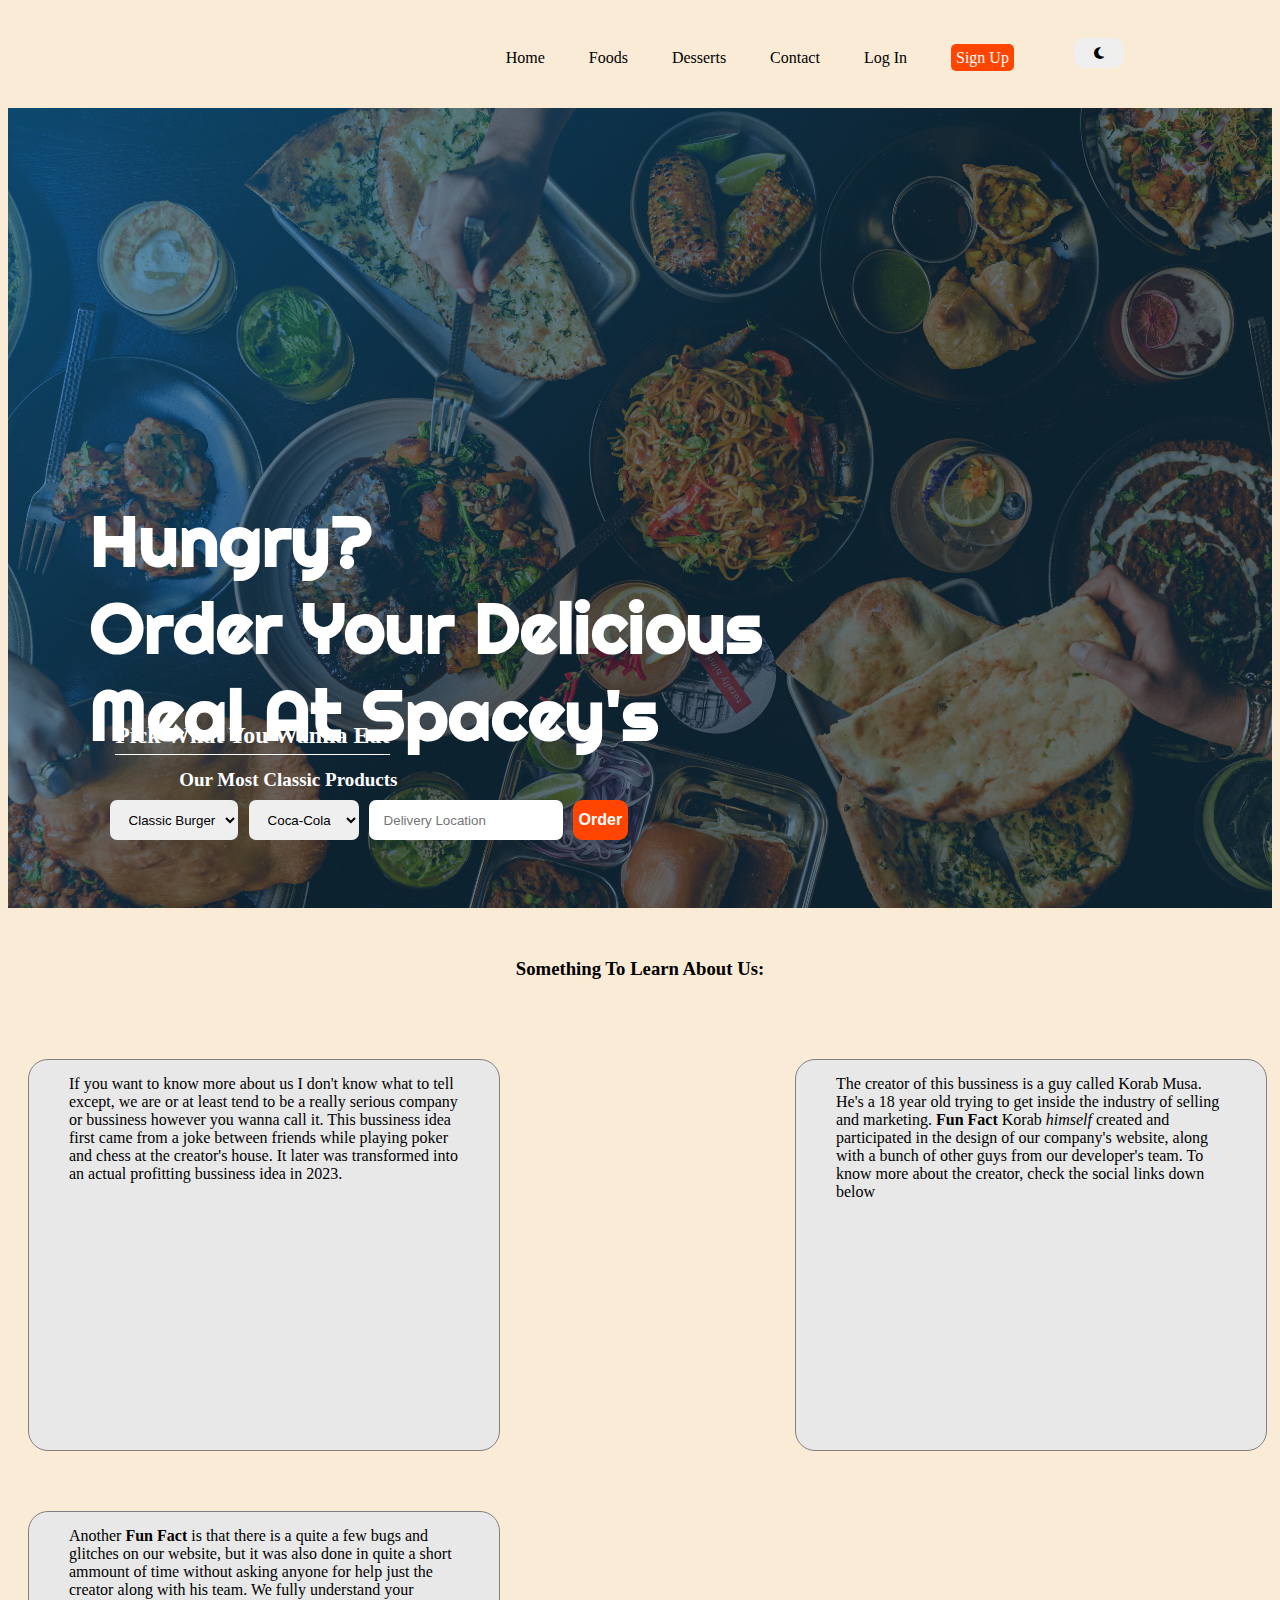
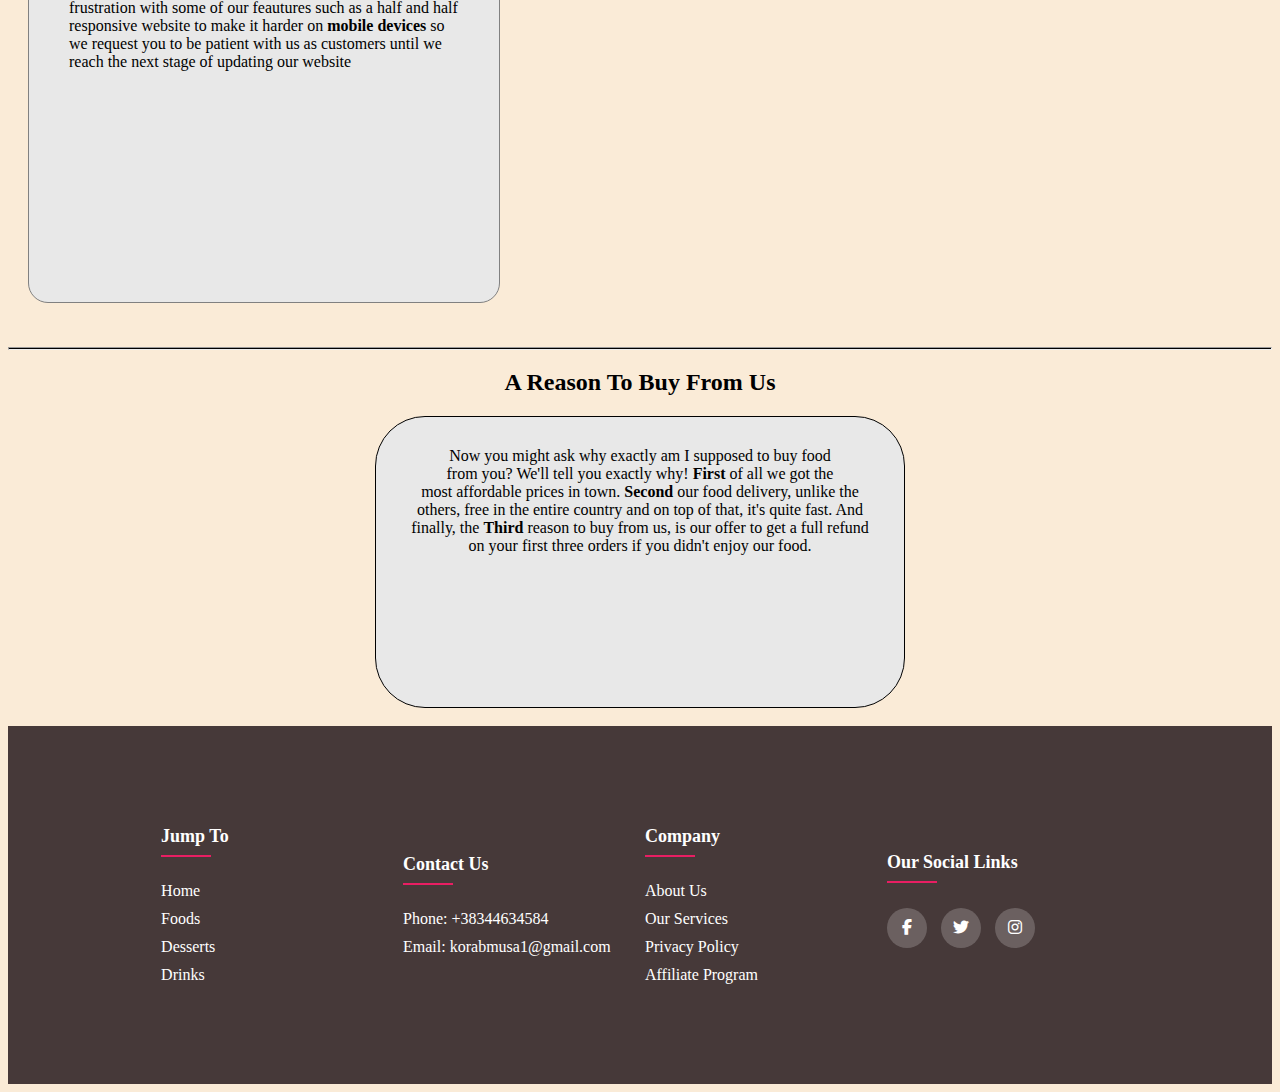
<file: index.html>
<!DOCTYPE html>

<head>
    <meta charset="UTF-8">
    <meta http-equiv="X-UA-Compatible" content="IE=edge">
    <meta name="viewport" content="width=device-width, initial-scale=1.0">
    <title>At Spacey's</title>
    <link rel="preconnect" href="https://fonts.googleapis.com">
    <link rel="preconnect" href="https://fonts.gstatic.com" crossorigin>
    <link href="https://fonts.googleapis.com/css2?family=Righteous&display=swap" rel="stylesheet">
    <link href="https://fonts.googleapis.com/css?family=Open+Sans:400,300,700|Raleway:300,400,500,700|Varela+Round:400"
        rel="stylesheet">
    <link href="https://cdn.jsdelivr.net/npm/bootstrap@5.3.0-alpha1/dist/css/bootstrap.min.css" rel="stylesheet"
        integrity="sha384-GLhlTQ8iRABdZLl6O3oVMWSktQOp6b7In1Zl3/Jr59b6EGGoI1aFkw7cmDA6j6gD" crossorigin="anonymous">
    <link href="https://maxcdn.bootstrapcdn.com/font-awesome/4.7.0/css/font-awesome.min.css" rel="stylesheet">
    <link rel="stylesheet" href="https://cdnjs.cloudflare.com/ajax/libs/font-awesome/6.2.1/css/all.min.css">
    <link rel="stylesheet" href="css/style.css">
    <link rel="stylesheet" href="css/darkmode.css">
</head>

<body onscroll="SecondFunction()" id="atspacey-order-food-website">


    <div class="container">
        <div class="navbar">

            <nav>
                <ul>
                    <li><a href="#background-first" class="km-home">Home</a></li>
                    <li><a href="foods.html" target="_blank" class="km-foods">Foods</a></li>
                    <li><a href="desserts.html" target="_blank" class="km-desserts">Desserts</a></li>
                    <li><a href="#contact" class="km-contact">Contact</a></li>
                    <li><a href="login.html" target="_blank" class="km-log">Log In</a></li>
                    <li><a href="signup.html" target="_blank" class="km-sign">Sign Up</a></li>
                </ul>
            </nav>
            <button onclick="myFunction()" id="dark"><i class="fa-solid fa-moon" id="moon-icon"></i></button>

        </div>
    </div>

    <div class="container-fluid" id="background-first">
        <div class="row">
            <div  id="txt-first">
                <h1>Hungry?<br>Order Your Delicious <br>Meal At Spacey's</h1>
                <h2 id="Pick-h2">Pick What You Wanna Eat</h2>
                <p>Our Most Classic Products</p>
            </div>
        </div>



        <div class="km-food-search" id="food-search">

            <select id="food-dropdown">
                <option value="item1">Classic Burger</option>
                <option value="item2">Chicken Burger</option>
                <option value="item3">Pizza Margarita</option>
                <option value="item4">Ham Sandwich</option>
            </select>
            <select id="drinks-dropdown">
                <option value="item1">Coca-Cola</option>
                <option value="item2">Fanta Exotic</option>
                <option value="item3">Sprite</option>
            </select>


            <input type="text" placeholder="Delivery Location" id="loca">

            <button id="order">Order</button>

        </div>
    </div>


    <h3 id="about">Something To Learn About Us:</h3>
    <div class="container-fluid">
        <div class="row" id="about-us"  >
            <div class="col-6 col-xs-6" id="about1">
                If you want to know more about us I don't know what to tell except, we are or at least tend to be a really serious 
                company or bussiness however you wanna call it. This bussiness idea first came from a joke between friends while
                playing poker and chess at the creator's house. It later was transformed into an actual profitting bussiness idea 
                in 2023. 
            </div>
            <div class="col-6 col-xs-6" id="about2">The creator of this bussiness is a guy called Korab Musa. He's a 18 year old
                trying to get inside the industry of selling and marketing. <strong>Fun Fact</strong> Korab <em>himself</em>
                created and participated in the design of our company's website, along with a bunch of other guys from our 
                developer's team. To know more about the creator, check the social links down below 
            </div>
            <div class="col-6 col-xs-6" id="about3">
                Another <strong>Fun Fact</strong> is that there is a quite a few bugs and glitches on our website, but it was also
                done in quite a short ammount of time without asking anyone for help just the creator along with his team. We fully
                understand your frustration with some of our feautures such as a half and half responsive website to make it harder
                on <strong>mobile devices</strong> so we request you
                to be patient with us as customers until we reach the next stage of updating our website
            </div>
        </div>
    </div>
    <br><br>
    <hr class="hr">


    <div class="container-fluid" id="reason">
        <h2>A Reason To Buy From Us</h2>
        <div class="km-reason">Now you might ask why exactly am I supposed to buy food <br>
            from you? We'll tell you exactly why! <b>First</b> of all we got the <br>
            most affordable prices in town. <b>Second</b> our food delivery, unlike the others,
            free in the entire country and on top of that, it's quite fast. And finally, the <b>Third</b>
            reason to buy from us, is our offer to get a full refund on your first three orders
            if you didn't enjoy our food.</div>
        <div>
        </div>
    </div>


    <br>

    <footer class="footer">
        <div class="container">
            <div class="row">
                <div class="footer-col">
                    <h4>Jump To </h4>
                    <ul>
                        <li><a href="#">Home</a></li>
                        <li><a href="foods.html">Foods</a></li>
                        <li><a href="desserts.html">Desserts</a></li>
                        <li><a href="#Pick-h2">Drinks</a></li>
                    </ul>
                </div>
                <div class="footer-col" id="contact">
                    <h4>Contact Us</h4>
                    <ul>
                        <li>Phone: +38344634584</li>
                        <li>Email: korabmusa1@gmail.com</li>




                    </ul>
                </div>

                <div class="footer-col">
                    <h4>company</h4>
                    <ul>
                        <li><a href="#">about us</a></li>
                        <li><a href="#">our services</a></li>
                        <li><a href="#">privacy policy</a></li>
                        <li><a href="#">affiliate program</a></li>
                    </ul>
                </div>

                <div class="footer-col">
                    <h4>Our social links</h4>
                    <div class="social-links">
                        <a href="https://www.facebook.com/korab.musa.31"><i class="fab fa-facebook-f"></i></a>
                        <a href=><i class="fab fa-twitter"></i></a>
                        <a href="https://www.instagram.com/kor__ab/"><i class="fab fa-instagram"></i></a>
                    </div>
                </div>

            </div>
        </div>
    </footer>

    <script src="Homescript.js"></script>
</body>

</html>
</file>
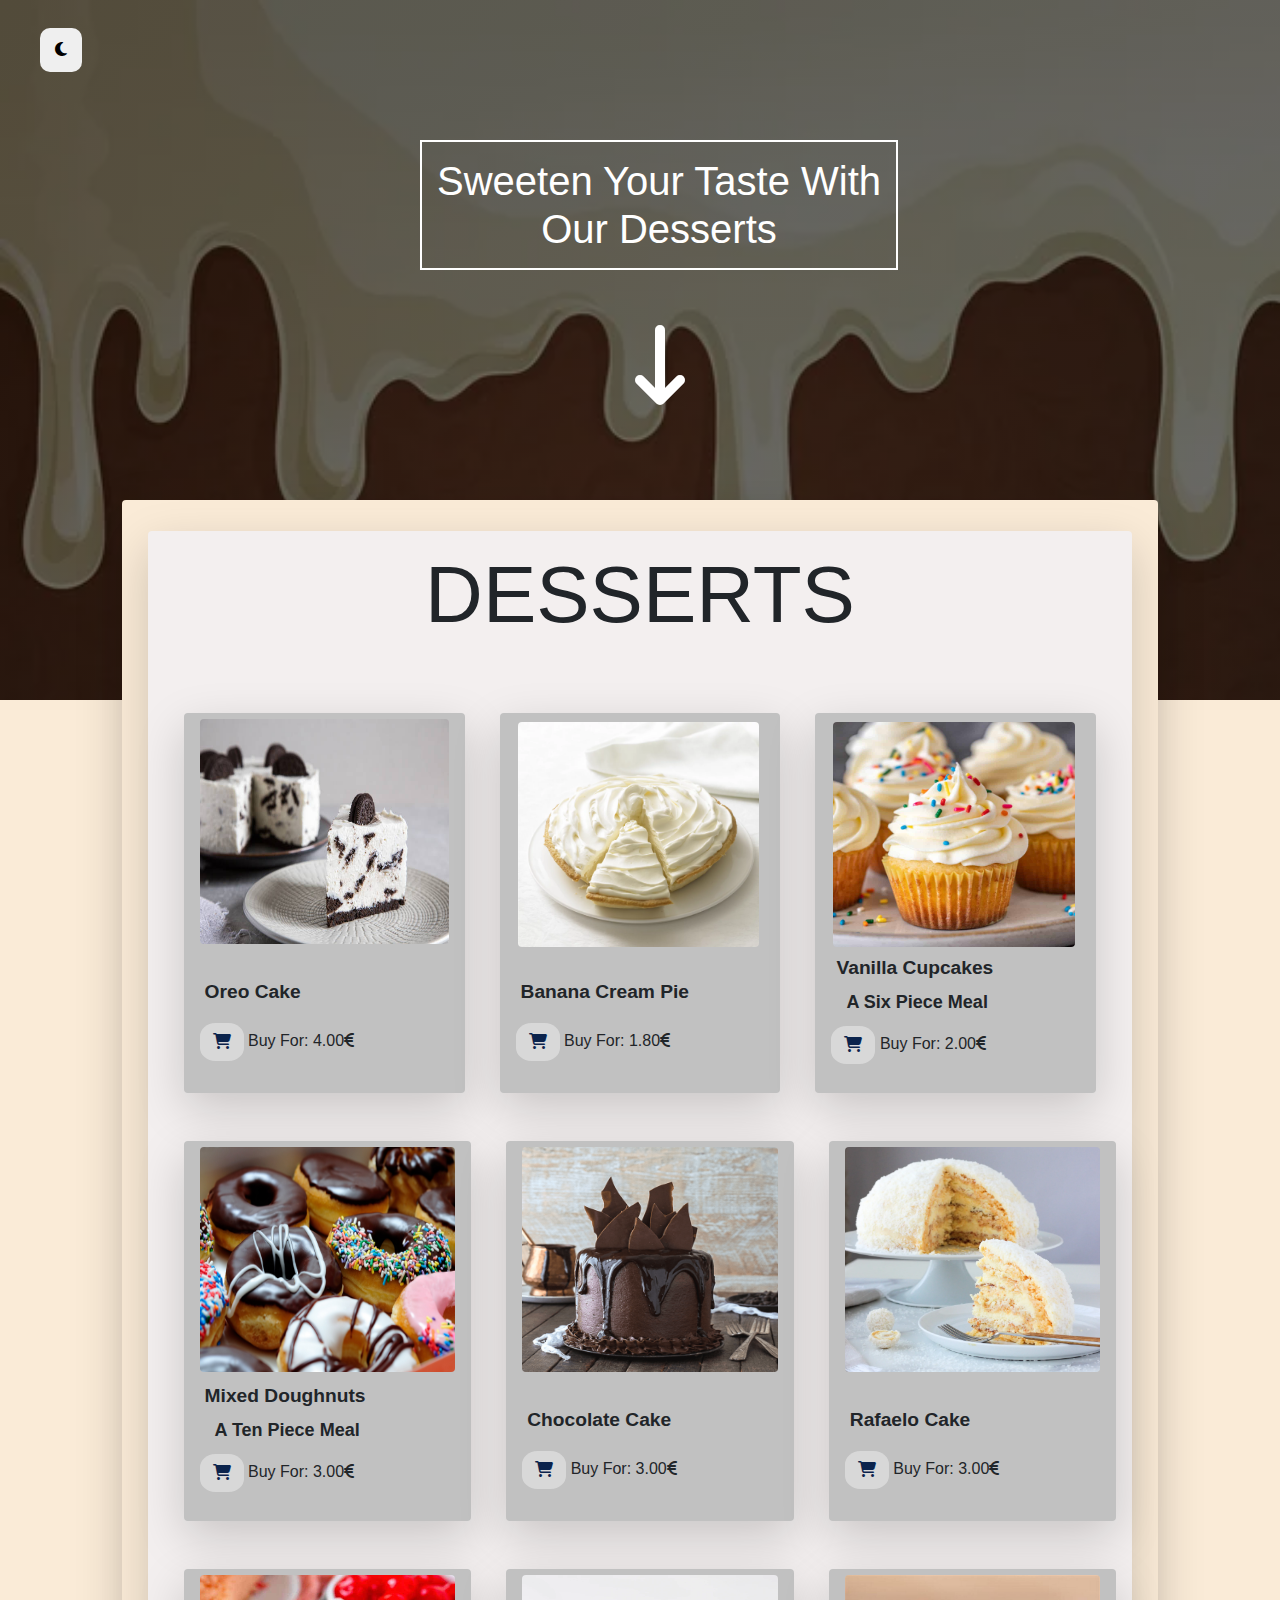
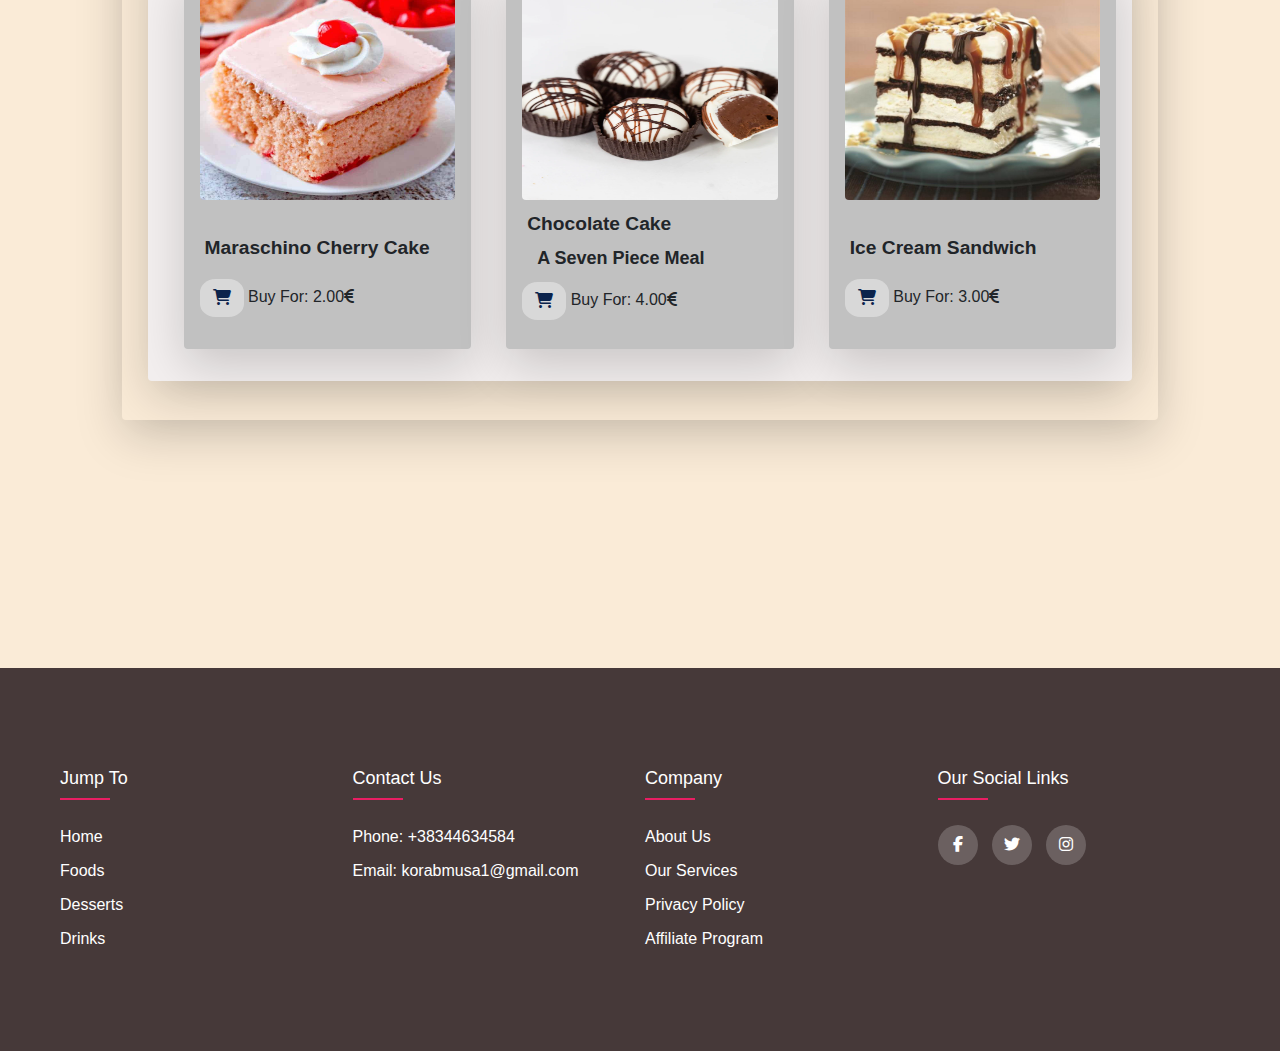
<file: desserts.html>
<!DOCTYPE html>
<html lang="en">

<head>
    <meta charset="UTF-8">
    <meta http-equiv="X-UA-Compatible" content="IE=edge">
    <meta name="viewport" content="width=device-width, initial-scale=1.0">
    <title>Desserts</title>
    <link rel="preconnect" href="https://fonts.googleapis.com">
    <link rel="preconnect" href="https://fonts.gstatic.com" crossorigin>
    <link href="https://fonts.googleapis.com/css2?family=Righteous&display=swap" rel="stylesheet">
    <link href="https://fonts.googleapis.com/css?family=Open+Sans:400,300,700|Raleway:300,400,500,700|Varela+Round:400"
        rel="stylesheet">
    <link rel="stylesheet" href="https://cdn.jsdelivr.net/npm/bootstrap@4.4.1/dist/css/bootstrap.min.css"
        integrity="sha384-Vkoo8x4CGsO3+Hhxv8T/Q5PaXtkKtu6ug5TOeNV6gBiFeWPGFN9MuhOf23Q9Ifjh" crossorigin="anonymous">
    <link href="https://maxcdn.bootstrapcdn.com/font-awesome/4.7.0/css/font-awesome.min.css" rel="stylesheet">
    <link rel="stylesheet" href="https://cdnjs.cloudflare.com/ajax/libs/font-awesome/6.2.1/css/all.min.css">
    <link rel="stylesheet" href="css/desserts.css">
    <link rel="stylesheet" href="css/darkmode.css">
</head>

<body>
    <div id="background-third">
        <button onclick="myFunction()" id="dark"><i class="fa-solid fa-moon" id="moon-icon"></i></button>
        <h1>Sweeten Your Taste With <br>Our Desserts</h1>
        <h2><i class="fa-solid fa-arrow-down-long"></i></h2>
    </div>

    <div class="container-fluid shadow-lg p-3 mb-5 bg-antiquewhite rounded" id="products">
        <!--Desserts Section begins-->


        <section class="desserts1 shadow-lg p-3 mb-5 bg-black rounded">
            <h1>DESSERTS</h1>
            <div class="km-first-row">
                <div class="oreocake shadow-lg p-3 mb-5 rounded"><img
                        src="dessertimages/oreocake.jpg" alt="" id="oreocake"><br><br>
                    <p>Oreo Cake</p>
                    <button class="btn btn-danger"><i class="fa-solid fa-cart-shopping"></i>
                    </button> Buy For: 4.00<i class="fa-solid fa-euro-sign"></i>
                </div>
                <div class="bananacp shadow-lg p-3 mb-5 rounded"><img src="dessertimages/bananacp.webp" alt=""
                        id="bananacp"><br><br>
                    <p>Banana Cream Pie</p>
                    <button class="btn btn-danger"><i class="fa-solid fa-cart-shopping"></i>
                    </button> Buy For: 1.80<i class="fa-solid fa-euro-sign"></i>
                </div>
                <div class="cupcakes shadow-lg p-3 mb-5 rounded"><img src="dessertimages/cupcakes.jpg" alt=""
                        id="cupcakes"><br>
                    <p>Vanilla Cupcakes </p>
                    <b>A Six Piece Meal</b><br>
                    <button class="btn btn-danger"><i class="fa-solid fa-cart-shopping"></i>
                    </button> Buy For: 2.00<i class="fa-solid fa-euro-sign"></i>
                </div><br>
            </div>
            <div class="km-second-row">
                <div class="doughnuts shadow-lg p-3 mb-5 rounded"><img src="dessertimages/doughnuts.jpeg"
                        alt="" id="doughnuts"><br>
                    <p>Mixed Doughnuts</p>
                    <b>A Ten Piece Meal</b><br>
                    <button class="btn btn-danger"><i class="fa-solid fa-cart-shopping"></i>
                    </button> Buy For: 3.00<i class="fa-solid fa-euro-sign"></i>
                </div>
                <div class="chocolate shadow-lg p-3 mb-5 rounded"><img src="dessertimages/chocolate.webp"
                        alt="" id="chocolate"><br><br>
                    <p>Chocolate Cake</p>
                    <button class="btn btn-danger"><i class="fa-solid fa-cart-shopping"></i>
                    </button> Buy For: 3.00<i class="fa-solid fa-euro-sign"></i>
                </div>
                <div class="rafaelo shadow-lg p-3 mb-5 rounded"><img src="dessertimages/rafaelo.webp" alt=""
                        id="rafaelo"><br><br>
                    <p>Rafaelo Cake</p>
                    <button class="btn btn-danger"><i class="fa-solid fa-cart-shopping"></i>
                    </button> Buy For: 3.00<i class="fa-solid fa-euro-sign"></i>
                </div>
            </div>

            <div class="km-third-row">
                <div class="maraschino shadow-lg p-3 mb-5  rounded"><img src="dessertimages/maraschino.jpg"
                        alt="" id="maraschino"><br><br>
                    <p>Maraschino Cherry Cake</p>
                    <button class="btn btn-danger"><i class="fa-solid fa-cart-shopping"></i>
                    </button> Buy For: 2.00<i class="fa-solid fa-euro-sign"></i>
                </div>
                <div class="truffles shadow-lg p-3 mb-5 rounded"><img src="dessertimages/truffle.webp" alt=""
                        id="truffles"><br>
                    <p>Chocolate Cake</p>
                    <b>A Seven Piece Meal</b><br>
                    <button class="btn btn-danger"><i class="fa-solid fa-cart-shopping"></i>
                    </button> Buy For: 4.00<i class="fa-solid fa-euro-sign"></i>
                </div>
                <div class="creamsand shadow-lg p-3 mb-5 rounded"><img src="dessertimages/creamsand.jpg" alt=""
                        id="creamsand"><br><br>
                    <p>Ice Cream Sandwich</p>
                    <button class="btn btn-danger"><i class="fa-solid fa-cart-shopping"></i>
                    </button> Buy For: 3.00<i class="fa-solid fa-euro-sign"></i>
                </div>
            </div>


            <!--Desserts Section ends-->


    </div>

    </section>

    <footer class="footer">
        <div class="container">
            <div class="row">
                <div class="footer-col">
                    <h4>Jump To </h4>
                    <ul>
                        <li><a href="#">Home</a></li>
                        <li><a href="foods.html">Foods</a></li>
                        <li><a href="desserts.html">Desserts</a></li>
                        <li><a href="#Pick-h2">Drinks</a></li>
                    </ul>
                </div>
                <div class="footer-col" id="contact">
                    <h4>Contact Us</h4>
                    <ul>
                        <li>Phone: +38344634584</li>
                        <li>Email: korabmusa1@gmail.com</li>




                    </ul>
                </div>

                <div class="footer-col">
                    <h4>company</h4>
                    <ul>
                        <li><a href="#">about us</a></li>
                        <li><a href="#">our services</a></li>
                        <li><a href="#">privacy policy</a></li>
                        <li><a href="#">affiliate program</a></li>
                    </ul>
                </div>

                <div class="footer-col">
                    <h4>Our social links</h4>
                    <div class="social-links">
                        <a href="https://www.facebook.com/korab.musa.31"><i class="fab fa-facebook-f"></i></a>
                        <a href=><i class="fab fa-twitter"></i></a>
                        <a href="https://www.instagram.com/kor__ab/"><i class="fab fa-instagram"></i></a>
                    </div>
                </div>

            </div>
        </div>
    </footer>
    <script src="Homescript.js"></script>
</body>

</html>
</file>
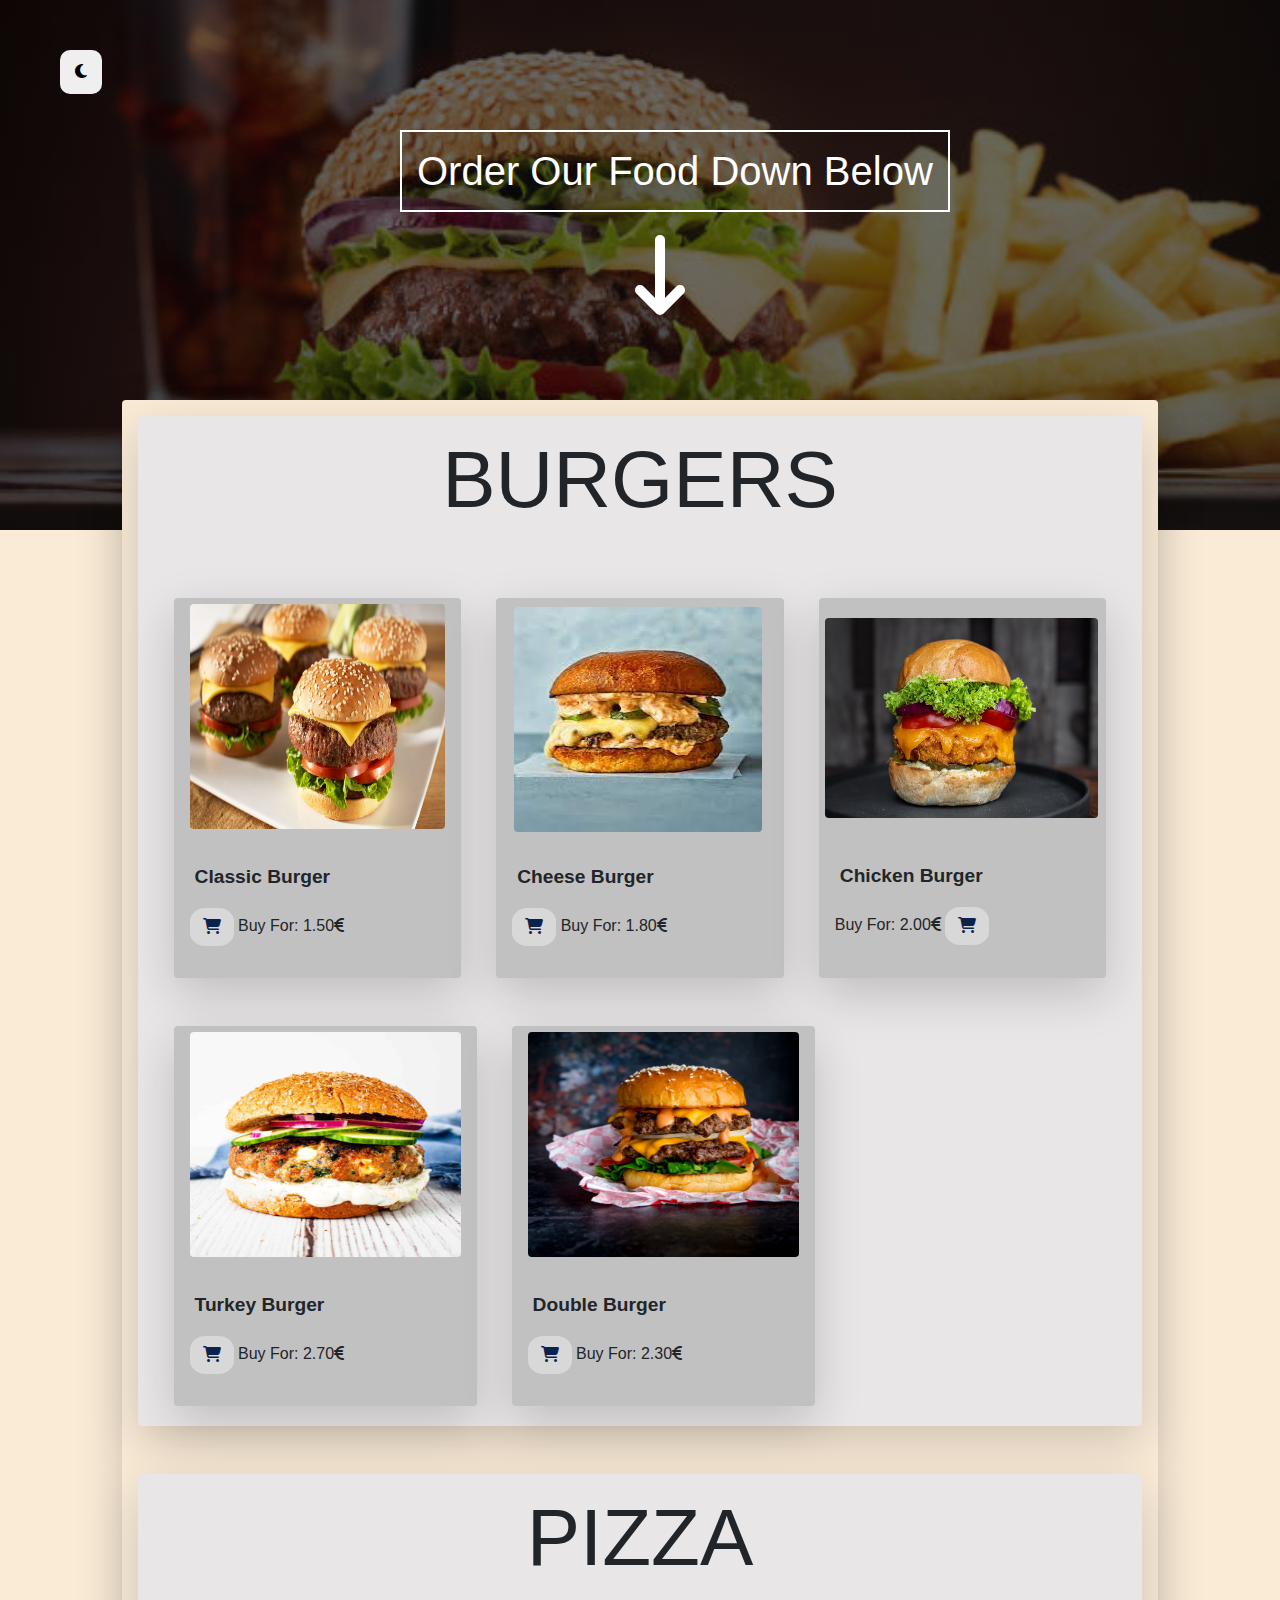
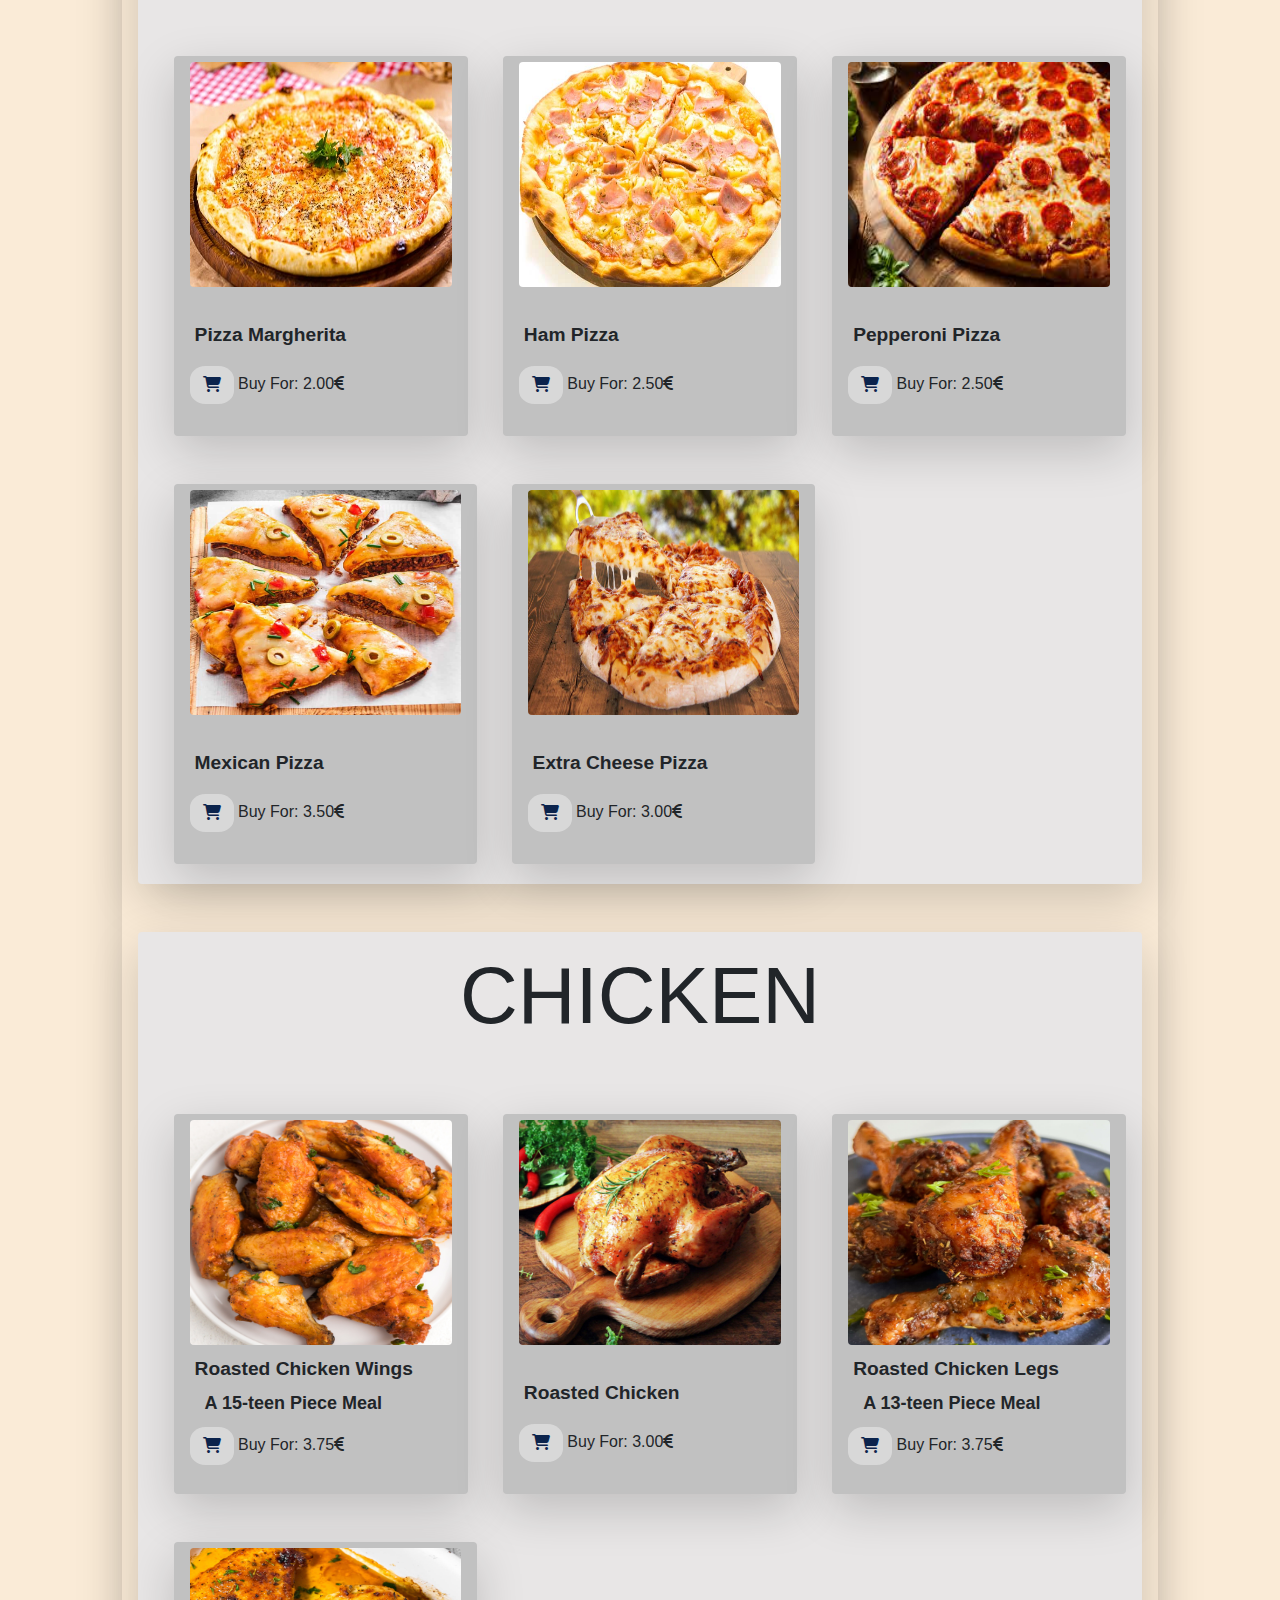
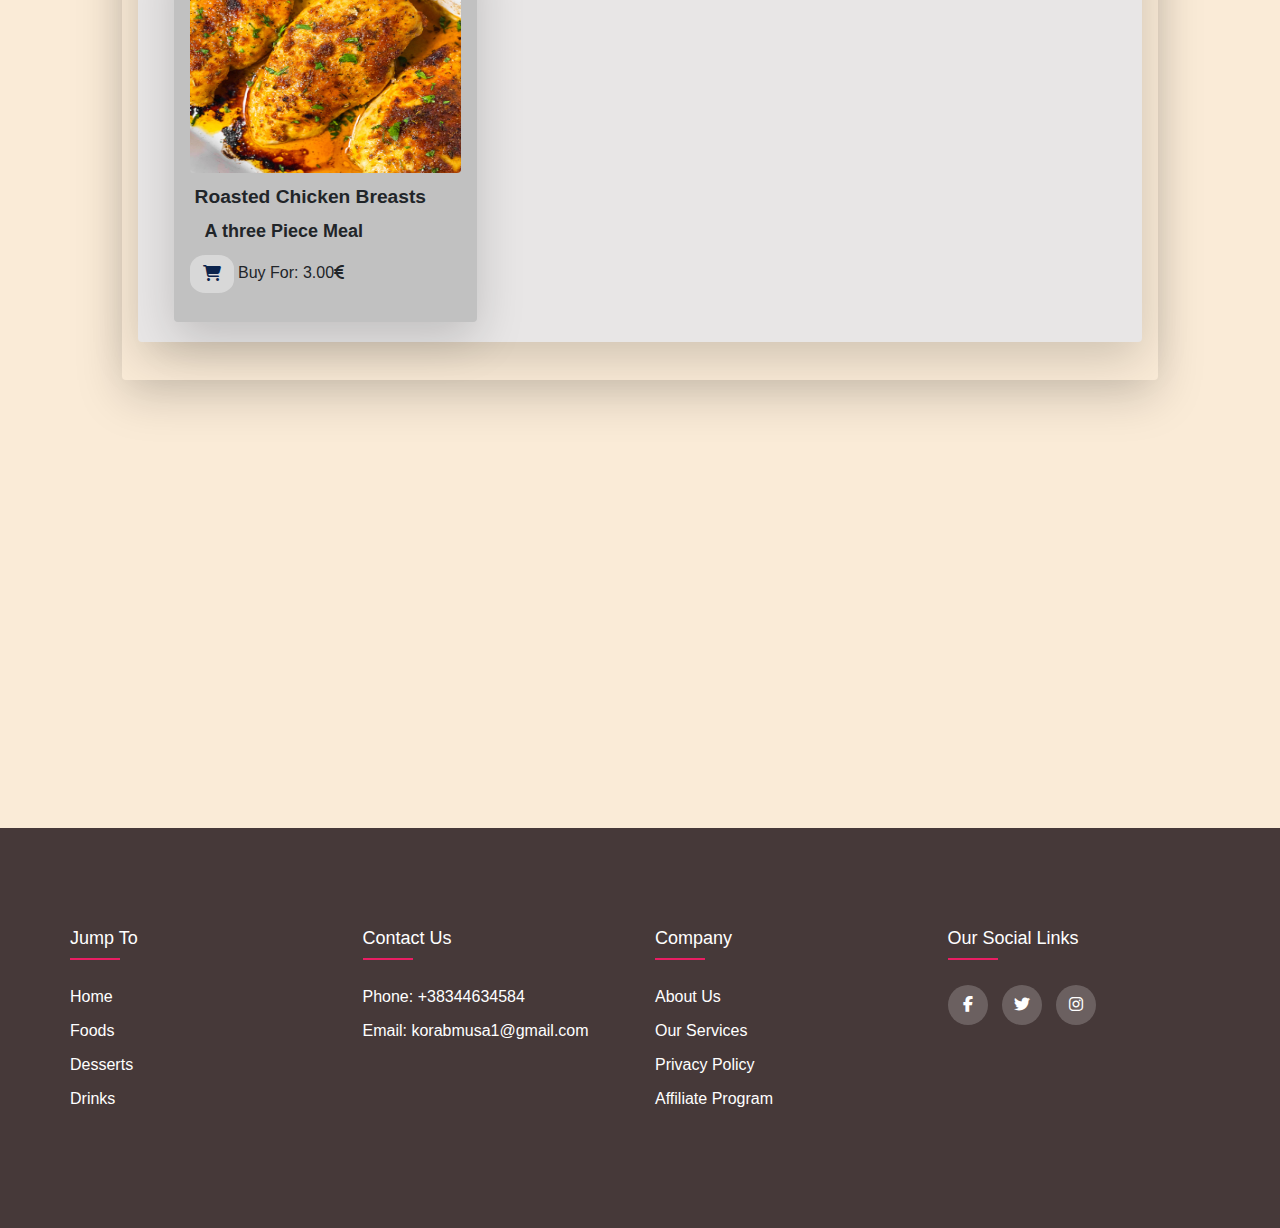
<file: foods.html>
<!DOCTYPE html>
<html lang="en">

<head>
    <meta charset="UTF-8">
    <meta http-equiv="X-UA-Compatible" content="IE=edge">
    <meta name="viewport" content="width=device-width, initial-scale=1.0">
    <title>Food</title>
    <link rel="preconnect" href="https://fonts.googleapis.com">
    <link rel="preconnect" href="https://fonts.gstatic.com" crossorigin>
    <link href="https://fonts.googleapis.com/css2?family=Righteous&display=swap" rel="stylesheet">
    <link href="https://fonts.googleapis.com/css?family=Open+Sans:400,300,700|Raleway:300,400,500,700|Varela+Round:400"
        rel="stylesheet">
    <link rel="stylesheet" href="https://cdn.jsdelivr.net/npm/bootstrap@4.4.1/dist/css/bootstrap.min.css"
        integrity="sha384-Vkoo8x4CGsO3+Hhxv8T/Q5PaXtkKtu6ug5TOeNV6gBiFeWPGFN9MuhOf23Q9Ifjh" crossorigin="anonymous">
    <link href="https://maxcdn.bootstrapcdn.com/font-awesome/4.7.0/css/font-awesome.min.css" rel="stylesheet">
    <link rel="stylesheet" href="https://cdnjs.cloudflare.com/ajax/libs/font-awesome/6.2.1/css/all.min.css">
    <link rel="stylesheet" href="css/foods.css">
    <link rel="stylesheet" href="css/darkmode.css">
</head>

<body>
    <div id="background-second">
        <h1>Order Our Food Down Below </h1>
        <h2><i class="fa-solid fa-arrow-down-long"></i></h2>
        <button onclick="myFunction()" id="dark"><i class="fa-solid fa-moon" id="moon-icon"></i></button>
    </div>

    <div class="container-fluid shadow-lg p-3 mb-5 bg-antiquewhite rounded" id="products">

        <!--Burger Section begins-->

        <section class="burgers container shadow-lg p-3 mb-5 bg-black rounded">
            <h1> BURGERS</h1>
            <div id="first-row">
                <div class="classicburger  shadow-lg p-3 mb-5 rounded"><img src="productimages/classicburger.jpg" alt=""
                        id="classicburger"><br><br>
                    <p>Classic Burger</p>
                    <button class="btn btn-danger"><i class="fa-solid fa-cart-shopping"></i>
                    </button> Buy For: 1.50<i class="fa-solid fa-euro-sign"></i>
                </div>
                <div class="cheeseburger shadow-lg p-3 mb-5 rounded"><img src="productimages/cheeseburger.jpg" alt=""
                        id="cheeseburger"><br><br>
                    <p>Cheese Burger</p>
                    <button class="btn btn-danger"><i class="fa-solid fa-cart-shopping"></i>
                    </button> Buy For: 1.80<i class="fa-solid fa-euro-sign"></i>
                </div>
                <div class="chickenburger shadow-lg p-3 mb-5 rounded "><img src="productimages/chickenburger.jpg" alt=""
                        id="chickenburger"><br><br><br>
                    <p>Chicken Burger</p>
                   <h6> Buy For: 2.00<i class="fa-solid fa-euro-sign"></i>  <button class="btn btn-danger"><i class="fa-solid fa-cart-shopping"></i>
                   </button></h6>
                </div><br>
            </div>
            <div id="second-row">
                <div class="turkeyburger shadow-lg p-3 mb-5 rounded"><img src="productimages/turkeyburger.jpg" alt=""
                        id="turkeyburger"><br><br>
                    <p>Turkey Burger</p>
                    <button class="btn btn-danger"><i class="fa-solid fa-cart-shopping"></i>
                    </button> Buy For: 2.70<i class="fa-solid fa-euro-sign"></i>
                </div>
                <div class="doubleburger shadow-lg p-3 mb-5 rounded"><img src="productimages/doubleburger.jpg" alt=""
                        id="doubleburger"><br><br>
                    <p>Double Burger</p>
                    <button class="btn btn-danger"><i class="fa-solid fa-cart-shopping"></i>
                    </button> Buy For: 2.30<i class="fa-solid fa-euro-sign"></i>
                </div>
            </div>
        </section>
            <!--Burger Section ends-->

            <!--Pizza Section begins-->
            <section class="pizza container shadow-lg p-3 mb-5 rounded">
                <h1>PIZZA</h1>
                <div id="first-row">
                    <div class="margarita shadow-lg p-3 mb-5 rounded"><img src="productimages/pmargarita.jpg" alt=""
                            id="margarita"><br><br>
                        <p>Pizza Margherita</p>
                        <button class="btn btn-danger"><i class="fa-solid fa-cart-shopping"></i>
                        </button> Buy For: 2.00<i class="fa-solid fa-euro-sign"></i>
                    </div>
                    <div class="ham shadow-lg p-3 mb-5 rounded"><img src="productimages/pham.jpg" alt=""
                            id="ham"><br><br>
                        <p>Ham Pizza</p>
                        <button class="btn btn-danger"><i class="fa-solid fa-cart-shopping"></i>
                        </button> Buy For: 2.50<i class="fa-solid fa-euro-sign"></i>
                    </div>
                    <div class="pepperoni shadow-lg p-3 mb-5 rounded"><img src="productimages/pepperoni.jpg" alt=""
                            id="pepperoni"><br><br>
                        <p>Pepperoni Pizza</p>
                        <button class="btn btn-danger"><i class="fa-solid fa-cart-shopping"></i>
                        </button> Buy For: 2.50<i class="fa-solid fa-euro-sign"></i>
                    </div>
                </div>
                <div id="second-row">
                    <div class="mexican shadow-lg p-3 mb-5 rounded"><img src="productimages/pmexican.jpg" alt=""
                            id="mexican"><br><br>
                        <p>Mexican Pizza</p>
                        <button class="btn btn-danger"><i class="fa-solid fa-cart-shopping"></i>
                        </button> Buy For: 3.50<i class="fa-solid fa-euro-sign"></i>
                    </div>
                    <div class="cheese shadow-lg p-3 mb-5 rounded"><img src="productimages/cheese.jpg" alt=""
                            id="cheese"><br><br>
                        <p>Extra Cheese Pizza</p>
                        <button class="btn btn-danger"><i class="fa-solid fa-cart-shopping"></i>
                        </button> Buy For: 3.00<i class="fa-solid fa-euro-sign"></i>
                    </div>
                </div>
            </section>

            <!--Pizza Section ends-->

            <!--Chicken Section begins-->

            <section class="chicken container shadow-lg p-3 bg-black rounded " >
                <h1>CHICKEN</h1>
                <div id="first-row">
                    <div class="wings shadow-lg p-3 mb-5 rounded"><img src="productimages/chickwings.jpeg" alt=""
                            id="wings">
                        <p>Roasted Chicken Wings</p>
                        <b>A 15-teen Piece Meal</b><br>
                        <button class="btn btn-danger"><i class="fa-solid fa-cart-shopping"></i>
                        </button> Buy For: 3.75<i class="fa-solid fa-euro-sign"></i>
                    </div>
                    <div class="roastedchick shadow-lg p-3 mb-5 rounded"><img src="productimages/roastedchick.jpg"
                            alt="" id="roastedchick">
                        <br><br>
                        <p>Roasted Chicken</p>
                        <button class="btn btn-danger"><i class="fa-solid fa-cart-shopping"></i>
                        </button> Buy For: 3.00<i class="fa-solid fa-euro-sign"></i>
                    </div>
                    <div class="legs shadow-lg p-3 mb-5  rounded"><img src="productimages/chicklegs.jpg" alt=""
                            id="legs">
                        <p>Roasted Chicken Legs</p>
                        <b>A 13-teen Piece Meal</b><br>
                        <button class="btn btn-danger"><i class="fa-solid fa-cart-shopping"></i>
                        </button> Buy For: 3.75<i class="fa-solid fa-euro-sign"></i>
                    </div>
                </div>
                <div id="second-row">
                    <div class="chbreasts shadow-lg p-3 mb-5 rounded"><img src="productimages/chbreasts.jpg" alt=""
                            id="chbreasts">
                        <p>Roasted Chicken Breasts</p>
                        <b>A three Piece Meal</b><br>
                        <button class="btn btn-danger"><i class="fa-solid fa-cart-shopping"></i>
                        </button> Buy For: 3.00<i class="fa-solid fa-euro-sign"></i>
                    </div>
                </div>

    </div>

    </section>

    </div>
    
    </section>

    
    <footer class="footer">
        <div class="container">
            <div class="row">
                <div class="footer-col">
                    <h4>Jump To </h4>
                    <ul>
                        <li><a href="#">Home</a></li>
                        <li><a href="foods.html">Foods</a></li>
                        <li><a href="desserts.html">Desserts</a></li>
                        <li><a href="#Pick-h2">Drinks</a></li>
                    </ul>
                </div>
                <div class="footer-col">
                    <h4>Contact Us</h4>
                    <ul>
                        <li>Phone: +38344634584</li>
                        <li>Email: korabmusa1@gmail.com</li>




                    </ul>
                </div>

                <div class="footer-col">
                    <h4>company</h4>
                    <ul>
                        <li><a href="#">about us</a></li>
                        <li><a href="#">our services</a></li>
                        <li><a href="#">privacy policy</a></li>
                        <li><a href="#">affiliate program</a></li>
                    </ul>
                </div>

                <div class="footer-col">
                    <h4>Our social links</h4>
                    <div class="social-links">
                        <a href="https://www.facebook.com/korab.musa.31"><i class="fab fa-facebook-f"></i></a>
                        <a href=><i class="fab fa-twitter"></i></a>
                        <a href="https://www.instagram.com/kor__ab/"><i class="fab fa-instagram"></i></a>
                    </div>
                </div>

            </div>
        </div>
    </footer>
    <script src="Homescript.js"></script>
</body>

</html>
</file>
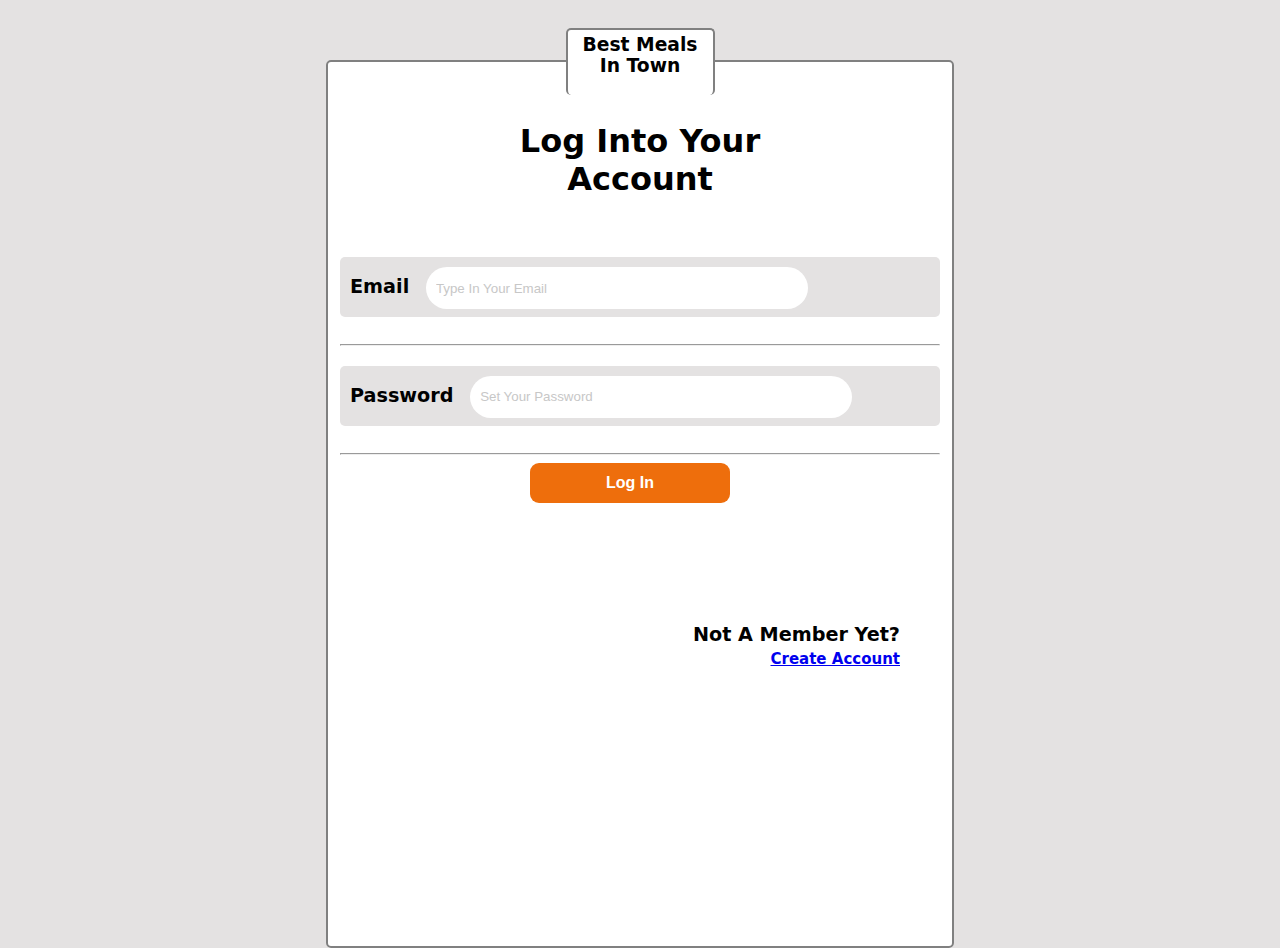
<file: login.html>
<!DOCTYPE html>
<html lang="en">

<head>
    <meta charset="UTF-8">
    <meta http-equiv="X-UA-Compatible" content="IE=edge">
    <meta name="viewport" content="width=device-width, initial-scale=1.0">
    <title>Log In</title>
    <link rel="stylesheet" href="css/login.css">
</head>

<body>
    <div class="km-log-in">
        <fieldset>
            <legend>
                <h3>Best Meals<br>In Town</h3>
            </legend>
            <h1>Log Into Your<br> Account</h1>
            <br>
            <div class="km-form-div">
                <form action="">
                    <div class="km-email-div">
                        <p class="km-email">Email <input type="text" name="" id="email" placeholder="Type In Your Email">
                        </p>
                    </div>
                    <br>
                    <hr>
                    <div class="km-pass-div">
                        <p class="km-password">Password <input type="password" name="" id="password"
                                placeholder="Set Your Password">
                        </p>
                    </div>
                    <br>
                    <hr>
                    <button id="log">Log In</button>
                </form>
            </div>
            <p class="km-sign-up">
                Not A Member  Yet?<br>
                <a href="signup.html">Create Account</a>
            </p>
        </fieldset>
    </div>
</body>

</html>
</file>
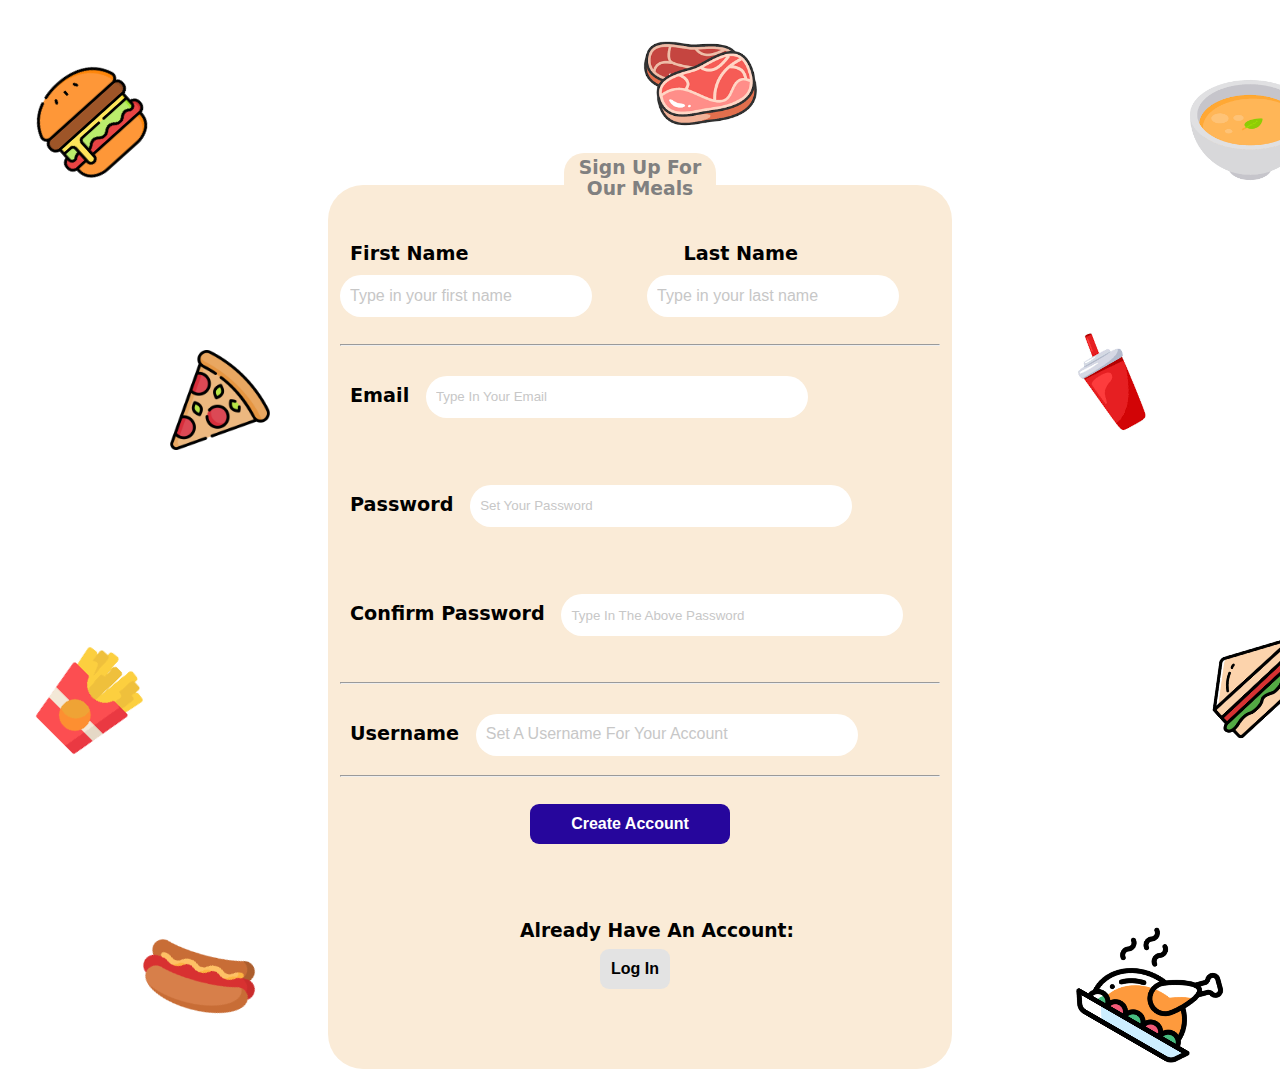
<file: signup.html>
<!DOCTYPE html>
<html lang="en">

<head>
    <meta charset="UTF-8">
    <meta http-equiv="X-UA-Compatible" content="IE=edge">
    <meta name="viewport" content="width=device-width, initial-scale=1.0">
    <title>Sign Up At Spacey's</title>
    <link rel="stylesheet" href="css/signup.css"> 
</head>

<body>
    <div class="km-sign-up">
        <fieldset>
            <legend>
                <h3>Sign Up For <br>Our Meals</h3>
            </legend>

            <br>
            <div class="km-form-div">
                <form action="">
                    <p class="km-first">First Name</p>
                    <p class="km-last">Last Name</p><br>
                    <input type="text" id="firstname" placeholder="Type in your first name">
                    <input type="text" id="lastname" placeholder="Type in your last name">
                    <br><br>
                    <hr>
                    <p class="km-email">Email <input type="text" name="" id="email" placeholder="Type In Your Email">
                    </p>
                    <br>
                    <p class="km-password">Password <input type="password" name="" id="password"
                            placeholder="Set Your Password">
                    </p>
                    <br>
                    <p class="km-confirm">Confirm Password <input type="password" name="" id="confirm"
                     placeholder="Type In The Above Password">
                    </p>
                    <br>
                    <hr>
                    <p class="km-username">Username <input type="text" name="" id="username"
                            placeholder="Set A Username For Your Account">
                    </p>
                    <hr><br>
                    <button id="create">Create Account</button>
                    <br><br><br><br>
                    <h3>Already Have An Account:</h3>
                    <a href="login.html" target="_blank"><input type="button" value="Log In" id="log"></a>
                </form>
            </div>
        </fieldset>
    </div>
    <img src="images/beefpng.png" alt="Beef" id="beef">
    <img src="images/burgerpng.png" alt="Burger" id="burger">
    <img src="images/pizzapng.png" alt="Pizza" id="pizza">
    <img src="images/hotdogpng.png" alt="Hot-Dog" id="hot-dog">
    <img src="images/friespng.png" alt="Fries" id="fries">
    <img src="images/souppng.png" alt="Soup" id="soup">
    <img src="images/cuppng.png" alt="Cup" id="cup">
    <img src="images/sandwichpng.png" alt="Sandwich" id="sandwich">
    <img src="images/chickenpng.png" alt="Chicken" id="chicken">
</body>

</html>
</file>
<file: css/style.css>
body {
    background-color: antiquewhite;
}

.container {
    width: 100%;
    min-height: 100px;
    padding-left: 8%;
    padding-right: 8%;
    box-sizing: border-box;
    overflow: hidden;
}

.navbar {
    width: 100%;
    display: flex;
    align-items: center;
}

#dark {
    width: 50px;
    margin-right: 0;
    margin-top: 15px;
    border: none;
    border-radius: 10px;
    cursor: pointer;
    min-height: 30px;
}


nav {
    flex: 1;
    text-align: right;
}

nav ul li {
    list-style: none;
    display: inline-block;
    margin-top: 25px;
    margin-right: 40px;
}

nav ul li a {
    width: 50px;
    
}



.km-home:hover,
.km-foods:hover,
.km-desserts:hover,
.km-contact:hover,
.km-log:hover {
    background-color: orangered;
    color: #ffffff;
    padding: 5px;
    transition: 0.5s;
    border-radius: 11px;
}


.km-sign {
    background-color: orangered;
    color: #ffffff;
    padding: 5px;
    border-radius: 5px;
    margin-right: 20px;
}

.km-sign:hover{
    background-color: rgb(79, 29, 11);
    transition: 0.5s;
}

.row {
    display: flex;
    justify-content: space-between;
    align-items: center;
}




#background-first {
    background: linear-gradient(-225deg, rgba(0, 101, 168, 0.6) 0%, rgba(0, 36, 61, 0.6) 50%), url(../images/food.jpg);
    background-repeat: no-repeat;
    background-size: cover;
    border: none;
    align-items: center;
    min-height: 800px;
}


a {
    text-decoration: none;
    color: #000;
}




#dark:hover {
    background-color: rgb(197, 197, 197);
    max-width: cover;
    min-height: cover;
}


#dark:active {
    background-color: rgb(108, 235, 108);
}

#moon-icon {
    max-width: 100%;
    min-height: 100%;
    color: #000;
}




#txt-first h1 {
    color: white;
    position: absolute;
    font-size: 70px;
    left: 7%;
    top: 50%;
    animation: color-change 7s infinite;
    font-weight: bold;
    font-family: "Righteous", sans-serif;
}

@keyframes color-change {

    0% {
        color: rgb(255, 98, 0);
    }

    25% {
        color: rgb(0, 255, 94);
    }

    50% {
        color: rgb(32, 112, 250);
    }

    75% {
        color: rgb(255, 255, 0);
    }

    100% {
        color: rgb(255, 98, 0);
    }


}



.km-food-search {
    display: flex;
    background-color: transparent;
    position: absolute;
    top: 800px;
    left: 7%;
}

#food-dropdown {
    margin-left: 20px;
    border: none;
    border-radius: 7px;
    padding-left: 15px;
    max-width: 250px;
}

#loca {
    margin-left: 10px;
    border: none;
    border-radius: 7px;
    padding-left: 15px;
}

#order {
    cursor: pointer;
    font-size: medium;
    color: #ffffff;
    max-width: 90px;
    margin-left: 10px;
    border: none;
    border-radius: 9px;
    min-height: 40px;
    font-weight: bold;
    background-color: orangered;
}

#order:hover {
    background-color: rgb(200, 65, 16);
}

#order:active {
    background-color: rgb(17, 56, 17);
}

#txt-first h2 {
    position: absolute;
    top: 702px;
    left: 9%;
    color: white;
    border-bottom: 1px solid;
    padding-bottom: 5px;
}

#txt-first p {
    position: absolute;
    top: 750px;
    left: 14%;
    color: white;
    font-weight: bold;
    font-size: 19px;
}

#drinks-dropdown {
    margin-left: 11px;
    border: none;
    border-radius: 7px;
    padding-left: 15px;
    max-width: 150px;
}

@media (max-width:768px){
    .km-food-search{
        position: absolute;
        left: 1%;
        top: 850px;
    }

    #txt-first h1 {
        position: absolute;
        top: 35%;
        left: 7%;
    }

    #txt-first h2{
        position: absolute;
        left: 4%;
        top: 752px;
    }

    #txt-first p {
        position: absolute;
        left: 9%;
        top: 800px;
    }
}

@media (min-width:320px ) and (max-width:568px) {
    #food-search {
        display: block;
    }

    #txt-first h1 {
        font-size: 57px;
    }

    #order {
        margin-top: 10px;
    }
}

#reason h2{
    text-align: center;
}

.km-reason {
    border: 1px solid black;
    background-color: rgb(232, 232, 232);
    border-radius: 50px;
    min-height: 230px;
    padding: 30px;
    margin: auto;
    margin-top: 20px;
    align-items: center;
    text-align: center;
    max-width: 37%;
}


.km-reason:hover {
    background-color: rgb(215, 213, 213);
    cursor: default;
    transition: 0.4s;
}


#about-us {
    display: flex;
}

@media (max-width: 568px){
    #about1{
        width: 280px;
        height: 180px;
    }

    #about2{
        width: 300px;
    
        height: 180px;
    }

    #about3{
        width: 280px;
        min-height: 180px;
    }

    .km-reason{
        max-width: 80%;
    }
    

}


 
#about1 {
    max-width: 390px;
    min-height: 360px;
    background-color: rgb(232, 232, 232);
    border-radius: 20px;
    margin-top: 60px;
    margin-left: 20px;  
    border: 1px solid gray;
    padding-top: 15px;
    padding-bottom: 15px;
    padding-left: 40px;
    padding-right: 40px;
}

#about2 {
    max-width: 390px;
    border-radius: 20px;
    background-color: rgb(232, 232, 232);
    min-height: 360px;
    margin-top: 60px;
    margin-right: 20px;
    border: 1px solid gray;
    margin-left: 20px;
    position: relative;
    left: 15px;
    padding-top: 15px;
    padding-bottom: 15px;
    padding-left: 40px;
    padding-right: 40px;
}

#about3 {
    max-width: 390px;
    min-height: 360px;
    border-radius: 20px;
    background-color: rgb(232, 232, 232);
    margin-top: 60px;
    margin-right: 20px;
    margin-left: 20px;
    border: 1px solid gray;
    padding-top: 15px;
    padding-bottom: 15px;
    padding-left: 40px;
    padding-right: 40px;
}


#about {
    text-align: center;
    margin-top: 50px;
}



#about1:hover {
    background-color: rgb(215, 213, 213);
    cursor: default;
    transition: 0.4s;
}

#about2:hover {
    background-color: rgb(215, 213, 213);
    cursor: default;
    transition: 0.4s;
}

#about3:hover {
    background-color: rgb(215, 213, 213);
    cursor: default;
    transition: 0.4s;
}

hr {
    background: #000;
    max-width: 100%;
    min-height: 0.8px;
}

footer *{
	margin:0;
	padding:0;
	box-sizing: border-box;
}
.container{
	max-width: 1170px;
	margin:auto;
}
.row{
	display: flex;
	flex-wrap: wrap;
}
footer ul{
	list-style: none;
    color: #ffffff;
}
.footer{
	background-color: #463939;
    padding: 100px 0;
    
}
.footer-col{
   width: 25%;
   padding: 0 5px;
  
}
.footer-col h4{
	font-size: 18px;
	color: #ffffff;
	text-transform: capitalize;
	margin-bottom: 35px;
	font-weight: 500px;
	position: relative;
}
.footer-col h4::before{
	content: '';
	position: absolute;
	left:0;
	bottom: -10px;
	background-color: #e91e63;
	height: 2px;
	box-sizing: border-box;
	width: 50px;
}
.footer-col ul li:not(:last-child){
	margin-bottom: 10px;
}
.footer-col ul li a{
	font-size: 16px;
	text-transform: capitalize;
	color: #ffffff;
	text-decoration: none;
	font-weight: 300px;
	display: block;
	transition: all 0.3s ease;
}
.footer-col ul li a:hover{
	color: #ffffff;
	padding-left: 8px;
}
.footer-col .social-links a{
	display: inline-block;
	height: 40px;
	width: 40px;
	background-color: rgba(255,255,255,0.2);
	margin:0 10px 10px 0;
	text-align: center;
	line-height: 40px;
	border-radius: 50%;
	color: #ffffff;
	transition: all 0.5s ease;
}
.footer-col .social-links a:hover{
	color: #24262b;
	background-color: #ffffff;
}


/*responsive*/
@media(max-width: 767px){
  .footer-col{
    width: 50%;
    margin-bottom: 30px;
}
}
@media(max-width: 574px){
  .footer-col{
    width: 100%;
}
}




::-webkit-scrollbar {
    max-width: 10px;
}

/* Background */
::-webkit-scrollbar-track {
    background: white;
}

/* Handle */
::-webkit-scrollbar-thumb {
    border-radius: 14%;
    background: rgb(36, 102, 131);
}

/* Handle on hover */
::-webkit-scrollbar-thumb:hover {
    background: rgb(22, 53, 66);
}
</file>
<file: css/darkmode.css>
.dark-mode header {
    color: #ffffff;
    background-color: rgb(7, 10, 59);
}


.dark-mode {
    background-color: rgb(10, 13, 53);
    transition: 0.2s;
    color: white;
}


.dark-mode .km-home {
    background-color: transparent;
    color: white;
    transition: 2s;
    border-radius: 10px;
}

.dark-mode .km-foods {
    background-color: transparent;
    color: white;
    transition: 2s;
    border-radius: 10px;
}


.dark-mode .km-desserts {
    background-color: transparent;
    color: white;
    transition: 2s;
    border-radius: 10px;
}


.dark-mode .km-log {
    background-color: transparent;
    color: white;
    transition: 2s;
    border-radius: 10px;
}



.dark-mode .km-sign {
    background-color: rgb(5, 96, 32);
    color: white;
    transition: 2s;
    border-radius: 10px;
}




.dark-mode .km-contact {
    background-color: transparent;
    color: white;
    transition: 2s;
    border-radius: 10px;
}


.dark-mode .background-reason2 {
    background-color: rgb(7, 12, 66);
    border-top: 3px solid;
}

.dark-mode #about1 {
    background-color: rgb(17, 6, 77);
}


.dark-mode #about2 {
    background-color: rgb(17, 6, 77);
}


.dark-mode #about3 {
    background-color: rgb(17, 6, 77);
}

.dark-mode hr {
    background-color: #ffffff;
}

.dark-mode footer {
    background-color: rgb(26, 26, 26);
}

.dark-mode section {
    background-color: rgb(74, 74, 74);
}

.dark-mode #products {
    background-color: rgb(7, 12, 66);
}

.dark-mode #background-third h1 {
    position: absolute;
    top: 140px;
    font-weight: bold;
    box-shadow: inset 0 0 0 0 rgb(17, 6, 77);
    left: 420px;
    color: rgb(17, 6, 77);
    border: 3px solid;
    transition: color .45s ease-in-out, box-shadow .45s ease-in-out;
    padding: 15px;
}


.dark-mode #background-third h1:hover {
    color: white;
    border-color: rgb(17, 6, 77);
    box-shadow: inset 600px 0px 0px 0px rgb(17, 6, 77);
    cursor: default;
}

.dark-mode #background-third h2 {
    position: absolute;
    border: none;
    top: 320px;
    font-size: 80px;
    left: 630px;
    color: rgb(17, 6, 77);
    transition: 1s;
}

.dark-mode .oreocake {
    background: rgb(9, 5, 34);
}

.dark-mode .bananacp {
    background: rgb(9, 5, 34);
}

.dark-mode .cupcakes {
    background: rgb(9, 5, 34);
}

.dark-mode .doughnuts {
    background: rgb(9, 5, 34);
}

.dark-mode .chocolate {
    background: rgb(9, 5, 34);
}

.dark-mode .maraschino {
    background: rgb(9, 5, 34);
}

.dark-mode .truffles {
    background: rgb(9, 5, 34);
}

.dark-mode .rafaelo {
    background: rgb(9, 5, 34);
}

.dark-mode .creamsand {
    background: rgb(9, 5, 34);
}


.dark-mode .classicburger {
    background: rgb(9, 5, 34);
}

.dark-mode .cheeseburger {
    background: rgb(9, 5, 34);
}

.dark-mode .chickenburger {
    background: rgb(9, 5, 34);
}

.dark-mode .turkeyburger {
    background: rgb(9, 5, 34);
}

.dark-mode .doubleburger {
    background: rgb(9, 5, 34);
}

.dark-mode .margarita {
    background: rgb(9, 5, 34);
}

.dark-mode .pepperoni {
    background: rgb(9, 5, 34);
}

.dark-mode .ham {
    background: rgb(9, 5, 34);
}

.dark-mode .mexican {
    background: rgb(9, 5, 34);
}

.dark-mode .cheese {
    background: rgb(9, 5, 34);
}

.dark-mode .wings {
    background: rgb(9, 5, 34);
}

.dark-mode .legs {
    background: rgb(9, 5, 34);
}

.dark-mode .roastedchick {
    background: rgb(9, 5, 34);
}

.dark-mode .chbreasts {
    background: rgb(9, 5, 34);
}


.dark-mode #background-second h1 {
    position: absolute;
    top: 400px;
    box-shadow: inset 0 0 0 0 rgb(17, 6, 77);
    left: 400px;
    color: rgb(17, 6, 77);
    font-weight: bold;
    border: 3px solid;
    transition: color .45s ease-in-out, box-shadow .45s ease-in-out;
    padding: 15px;
}



.dark-mode #background-second h1:hover {
    color: white;
    border-color: rgb(17, 6, 77);
    box-shadow: inset 600px 0px 0px 0px  rgb(17, 6, 77);
    cursor: default;
}

.dark-mode #background-second h2 {
    position: absolute;
    top: 500px;
    font-size: 80px;
    left: 630px;
    color: rgb(17, 6, 77);
    transition: 1s;
}

.dark-mode .km-reason {
    background-color: rgb(17, 6, 77);
}
</file>
<file: css/desserts.css>
body {
    background-color: antiquewhite;
}

#background-third {
    background: linear-gradient(-225deg, rgba(0, 0, 0, 0.6) 0%, rgba(8, 10, 11, 0.6) 50%), url(../dessertimages/background.jpg);
    background-repeat: no-repeat;
    background-size: cover;
    position: relative;
    height: 700px;
    text-align: center;
}


#background-third h1 {
    position: absolute;
    top: 140px;
    box-shadow: inset 0 0 0 0 white;
    left: 420px;
    color: white;
    border: 2px solid;
    transition: color .45s ease-in-out, box-shadow .45s ease-in-out;
    padding: 15px;
}



#background-third h1:hover {
    color: black;
    border-color: white;
    box-shadow: inset 600px 0px 0px 0px white;
    cursor: default;
}

#products {
    height: 1520px;
    width: 81%;
    position: relative;
    top: -200px;
    background-color: antiquewhite;
}

#background-third h2 {
    position: absolute;
    top: 320px;
    font-size: 80px;
    left: 630px;
    color: white;
}

.desserts1 {
    margin-left: 10px;
    background-color: rgb(243, 239, 239);
    margin-right: 10px;
    margin-top: 15px;
    height: 1450px;
}


.desserts1 h1 {
    font-size: 80px;
    text-align: center;
}

.km-first-row {
    display: flex;
    margin-top: 70px;
}

.oreocake {
    margin-left: 20px;
    width: 345px;
    background-color: rgb(193, 193, 193);
    height: 380px;
}


.oreocake p {
    font-size: larger;
    margin-left: 5px;
    font-weight: bold;
}

.oreocake button {
    border-radius: 35%;
    background-color: rgb(216, 216, 216);
    border-color: transparent;
    color: rgb(11, 35, 76);
}

.oreocake:hover {
    margin-top: -5px;
    width: 370px;
    height: 385px;
    cursor: default;
    transition: 0.51s;
}

#oreocake {
    position: relative;
    border-radius: 4px;
    top: -10px;
    width: 100%;
    height: 225px;
}



.bananacp {
    height: 380px;
    width: 345px;
    background-color: rgb(193, 193, 193);
    margin-left: 35px;
}

.bananacp p {
    font-size: larger;
    margin-left: 5px;
    font-weight: bold;
}

.bananacp button {
    border-radius: 35%;
    background-color: rgb(216, 216, 216);
    border-color: transparent;
    color: rgb(11, 35, 76);
}


.bananacp:hover {
    margin-top: -10px;
    width: 370px;
    height: 385px;
    cursor: default;
    transition: 0.51s;
}

#bananacp {
    position: relative;
    border-radius: 4px;
    left: 2px;
    height: 225px;
    width: 97%;
    top: -7px;
}

.cupcakes {
    height: 380px;
    width: 345px;
    background-color: rgb(193, 193, 193);
    margin-left: 35px;
    margin-right: 20px;
}

.cupcakes p {
    font-size: larger;
    margin-left: 5px;
    font-weight: bold;
}

.cupcakes button {
    border-radius: 35%;
    background-color: rgb(216, 216, 216);
    border-color: transparent;
    color: rgb(11, 35, 76);
}

.cupcakes:hover {
    margin-top: -10px;
    width: 370px;
    height: 385px;
    cursor: default;
    transition: 0.51s;
}


.cupcakes b {
    position: relative;
    top: -10px;
    left: 15px;
    font-size: large;
}


#cupcakes {
    position: relative;
    border-radius: 4px;
    left: 2px;
    height: 225px;
    width: 97%;
    top: -7px;
}



.km-second-row {
    display: flex;
}

.doughnuts {
    margin-left: 20px;
    width: 303px;
    height: 380px;
    background-color: rgb(193, 193, 193);
}

.doughnuts p {
    font-size: larger;
    margin-left: 5px;
    font-weight: bold;
}

.doughnuts button {
    border-radius: 35%;
    background-color: rgb(216, 216, 216);
    border-color: transparent;
    color: rgb(11, 35, 76);
}

.doughnuts:hover {
    margin-top: -5px;
    width: 315px;
    height: 385px;
    cursor: default;
    transition: 0.51s;
}


.doughnuts b {
    position: relative;
    top: -10px;
    left: 15px;
    font-size: large;
}


#doughnuts {
    position: relative;
    border-radius: 4px;
    top: -10px;
    width: 100%;
    height: 225px;
}



.chocolate {
    margin-left: 35px;
    background-color: rgb(193, 193, 193);
    width: 303px;
    height: 380px;
}

.chocolate p {
    font-size: larger;
    margin-left: 5px;
    font-weight: bold;
}

.chocolate button {
    border-radius: 35%;
    background-color: rgb(216, 216, 216);
    border-color: transparent;
    color: rgb(11, 35, 76);
}


.chocolate:hover {
    margin-top: -10px;
    width: 315px;
    height: 385px;
    cursor: default;
    transition: 0.51s;
}

#chocolate {
    position: relative;
    border-radius: 4px;
    top: -10px;
    width: 100%;
    height: 225px;
}


.rafaelo {
    margin-left: 35px;
    width: 303px;
    background-color: rgb(193, 193, 193);
    height: 380px;
}

.rafaelo p {
    font-size: larger;
    margin-left: 5px;
    font-weight: bold;
}

.rafaelo button {
    border-radius: 35%;
    background-color: rgb(216, 216, 216);
    border-color: transparent;
    color: rgb(11, 35, 76);
}


.rafaelo:hover {
    margin-top: -10px;
    width: 315px;
    height: 385px;
    cursor: default;
    transition: 0.51s;
}

#rafaelo {
    position: relative;
    border-radius: 4px;
    top: -10px;
    width: 100%;
    height: 225px;
}

.km-third-row {
    display: flex;
}

.maraschino {
    margin-left: 20px;
    width: 303px;
    height: 380px;
    background-color: rgb(193, 193, 193);
}

.maraschino p {
    font-size: larger;
    margin-left: 5px;
    font-weight: bold;
}

.maraschino button {
    border-radius: 35%;
    background-color: rgb(216, 216, 216);
    border-color: transparent;
    color: rgb(11, 35, 76);
}

.maraschino:hover {
    margin-top: -10px;
    width: 315px;
    height: 385px;
    cursor: default;
    transition: 0.51s;
}


.maraschino b {
    position: relative;
    top: -10px;
    left: 15px;
    font-size: large;
}


#maraschino {
    position: relative;
    border-radius: 4px;
    top: -10px;
    width: 100%;
    height: 225px;
}


.truffles {
    margin-left: 35px;
    width: 303px;
    background-color: rgb(193, 193, 193);
    height: 380px;
}

.truffles p {
    font-size: larger;
    margin-left: 5px;
    font-weight: bold;
}

.truffles button {
    border-radius: 35%;
    background-color: rgb(216, 216, 216);
    border-color: transparent;
    color: rgb(11, 35, 76);
}


.truffles b {
    position: relative;
    top: -10px;
    left: 15px;
    font-size: large;
}


.truffles:hover {
    margin-top: -10px;
    width: 315px;
    height: 385px;
    cursor: default;
    transition: 0.51s;
}

#truffles {
    position: relative;
    border-radius: 4px;
    top: -10px;
    width: 100%;
    height: 225px;
}


.creamsand {
    margin-left: 35px;
    background-color: rgb(193, 193, 193);
    width: 303px;
    height: 380px;
}

.creamsand p {
    font-size: larger;
    margin-left: 5px;
    font-weight: bold;
}

.creamsand button {
    border-radius: 35%;
    background-color: rgb(216, 216, 216);
    border-color: transparent;
    color: rgb(11, 35, 76);
}


.creamsand b {
    position: relative;
    top: -10px;
    left: 15px;
    font-size: large;
}


.creamsand:hover {
    margin-top: -10px;
    width: 315px;
    height: 385px;
    cursor: default;
    transition: 0.51s;
}

#creamsand {
    position: relative;
    border-radius: 4px;
    top: -10px;
    width: 100%;
    height: 225px;
}

footer *{
	margin:0;
	padding:0;
	box-sizing: border-box;
}
.container{
	max-width: 1170px;
	margin:auto;
}
.row{
	display: flex;
	flex-wrap: wrap;
}
footer ul{
	list-style: none;
    color: #ffffff;
}
.footer{
	background-color: #463939;
    padding: 100px 0;
    
}
.footer-col{
   width: 25%;
   padding: 0 5px;
  
}
.footer-col h4{
	font-size: 18px;
	color: #ffffff;
	text-transform: capitalize;
	margin-bottom: 35px;
	font-weight: 500px;
	position: relative;
}
.footer-col h4::before{
	content: '';
	position: absolute;
	left:0;
	bottom: -10px;
	background-color: #e91e63;
	height: 2px;
	box-sizing: border-box;
	width: 50px;
}
.footer-col ul li:not(:last-child){
	margin-bottom: 10px;
}
.footer-col ul li a{
	font-size: 16px;
	text-transform: capitalize;
	color: #ffffff;
	text-decoration: none;
	font-weight: 300px;
	display: block;
	transition: all 0.3s ease;
}
.footer-col ul li a:hover{
	color: #ffffff;
	padding-left: 8px;
}
.footer-col .social-links a{
	display: inline-block;
	height: 40px;
	width: 40px;
	background-color: rgba(255,255,255,0.2);
	margin:0 10px 10px 0;
	text-align: center;
	line-height: 40px;
	border-radius: 50%;
	color: #ffffff;
	transition: all 0.5s ease;
}
.footer-col .social-links a:hover{
	color: #24262b;
	background-color: #ffffff;
}


/*responsive*/
@media(max-width: 767px){
  .footer-col{
    width: 50%;
    margin-bottom: 30px;
}
}
@media(max-width: 574px){
  .footer-col{
    width: 100%;
}
}





::-webkit-scrollbar {
    width: 10px;
}

/* Track */
::-webkit-scrollbar-track {
    background: white;
}

/* Handle */
::-webkit-scrollbar-thumb {
    border-radius: 20%;
    background: rgb(36, 102, 131);
}

/* Handle on hover */
::-webkit-scrollbar-thumb:hover {
    background: rgb(22, 53, 66);
}

#dark {
    position: absolute;
    top: 28px;
    left: 40px;
    padding-top: 10px;
    padding-bottom: 10px;
    padding-right: 15px;
    padding-left: 15px;
    border: none;
    cursor: pointer;
    border-radius: 10px;
}


#dark:hover {
    background-color: rgb(197, 197, 197);
    width: cover;
    height: cover;
}


#dark:active {
    background-color: rgb(108, 235, 108);
}

#moon-icon {
    width: 100%;
    height: 100%;
    color: #000;
}
</file>
<file: css/foods.css>
body {
    background-color: antiquewhite;
}

#background-second {
    background: linear-gradient(-225deg, rgba(0, 0, 0, 0.6) 0%, rgba(8, 10, 11, 0.6) 50%), url(../images/products.jpg);
    background-repeat: no-repeat;
    background-size: cover;
    position: relative;
    top: -270px;
    border: none;
    align-items: center;
    height: 800px;
}

#background-second h1 {
    position: absolute;
    top: 400px;
    box-shadow: inset 0 0 0 0 white;
    left: 400px;
    color: white;
    border: 2px solid;
    transition: color .45s ease-in-out, box-shadow .45s ease-in-out;
    padding: 15px;
}



#background-second h1:hover {
    color: black;
    border-color: white;
    box-shadow: inset 600px 0px 0px 0px white;
    cursor: default;
}

#products {
    height: 3180px;
    width: 81%;
    position: relative;
    top: -400px;
    background-color: antiquewhite;
}

#background-second h2 {
    position: absolute;
    top: 500px;
    font-size: 80px;
    left: 630px;
    color: white;
}

.burgers {
    margin-left: 10px;
    background-color: rgb(232, 230, 230);
    margin-right: 10px;
    margin-top: 15px;
    height: 1010px;
}


.burgers h1 {
    font-size: 80px;
    text-align: center;
}

#first-row {
    display: flex;
    margin-top: 70px;
}

.classicburger {
    background-color: rgb(193, 193, 193);
    margin-left: 20px;
    width: 345px;
    height: 380px;
}


.classicburger p {
    font-size: larger;
    margin-left: 5px;
    font-weight: bold;
}

.classicburger button {
    border-radius: 35%;
    background-color: rgb(216, 216, 216);
    border-color: transparent;
    color: rgb(11, 35, 76);
}

.classicburger:hover {
    margin-top: -5px;
    width: 370px;
    height: 385px;
    cursor: default;
    transition: 0.51s;
}

#classicburger {
    position: relative;
    border-radius: 4px;
    top: -10px;
    width: 100%;
    height: 225px;
}



.cheeseburger {
    height: 380px;
    width: 345px;
    background-color: rgb(193, 193, 193);
    margin-left: 35px;
}

.cheeseburger p {
    font-size: larger;
    margin-left: 5px;
    font-weight: bold;
}

.cheeseburger button {
    border-radius: 35%;
    background-color: rgb(216, 216, 216);
    border-color: transparent;
    color: rgb(11, 35, 76);
}


.cheeseburger:hover {
    margin-top: -10px;
    width: 370px;
    height: 385px;
    cursor: default;
    transition: 0.51s;
}

#cheeseburger {
    position: relative;
    border-radius: 4px;
    left: 2px;
    height: 225px;
    width: 97%;
    top: -7px;

}

.chickenburger {
    height: 380px;
    background-color: rgb(193, 193, 193);
    width: 345px;
    margin-left: 35px;
    margin-right: 20px;
}

.chickenburger p {
    font-size: larger;
    margin-left: 5px;
    font-weight: bold;
}

.chickenburger button {
    border-radius: 35%;
    background-color: rgb(216, 216, 216);
    border-color: transparent;
    color: rgb(11, 35, 76);
}

.chickenburger:hover {
    margin-top: -10px;
    width: 370px;
    height: 385px;
    cursor: default;
    transition: 0.51s;
}

#chickenburger {
    position: relative;
    border-radius: 4px;
    height: 200px;
    left: -10px;
    width: 107%;
    top: 4px;
}

#second-row {
    display: flex;
}

.turkeyburger {
    background-color: rgb(193, 193, 193);
    margin-left: 20px;
    width: 303px;
    height: 380px;
}


.turkeyburger p {
    font-size: larger;
    margin-left: 5px;
    font-weight: bold;
}

.turkeyburger button {
    border-radius: 35%;
    background-color: rgb(216, 216, 216);
    border-color: transparent;
    color: rgb(11, 35, 76);
}



.turkeyburger:hover {
    margin-top: -10px;
    width: 315px;
    height: 385px;
    cursor: default;
    transition: 0.51s;
}

#turkeyburger {
    position: relative;
    border-radius: 4px;
    top: -10px;
    width: 100%;
    height: 225px;
}

.doubleburger {
    margin-left: 35px;
    background-color: rgb(193, 193, 193);
    width: 303px;
    height: 380px;
}


.doubleburger p {
    font-size: larger;
    margin-left: 5px;
    font-weight: bold;
}

.doubleburger button {
    border-radius: 35%;
    background-color: rgb(216, 216, 216);
    border-color: transparent;
    color: rgb(11, 35, 76);
}

.doubleburger:hover {
    margin-top: -10px;
    width: 315px;
    height: 385px;
    cursor: default;
    transition: 0.51s;
}

#doubleburger {
    position: relative;
    border-radius: 4px;
    top: -10px;
    width: 100%;
    height: 225px;
}

.pizza {
    margin-left: -15px;
    background-color: rgb(232, 230, 230);
    margin-right: 5px;
    margin-top: 15px;
    width: 100%;
    height: 1010px;
}


.pizza h1 {
    text-align: center;
    font-size: 80px;
}



.margarita {
    margin-left: 20px;
    width: 303px;
    height: 380px;
    background-color: rgb(193, 193, 193);
}


.margarita p {
    font-size: larger;
    margin-left: 5px;
    font-weight: bold;
}

.margarita button {
    border-radius: 35%;
    background-color: rgb(216, 216, 216);
    border-color: transparent;
    color: rgb(11, 35, 76);
}

.margarita:hover {
    margin-top: -5px;
    width: 315px;
    height: 385px;
    cursor: default;
    transition: 0.51s;
}

#margarita {
    position: relative;
    border-radius: 4px;
    top: -10px;
    width: 100%;
    height: 225px;
}

.ham {
    margin-left: 35px;
    width: 303px;
    background-color: rgb(193, 193, 193);
    height: 380px;
}

.ham p {
    font-size: larger;
    margin-left: 5px;
    font-weight: bold;
}

.ham button {
    border-radius: 35%;
    background-color: rgb(216, 216, 216);
    border-color: transparent;
    color: rgb(11, 35, 76);
}

.ham:hover {
    margin-top: -10px;
    width: 315px;
    height: 385px;
    cursor: default;
    transition: 0.51s;
}

#ham {
    position: relative;
    border-radius: 4px;
    top: -10px;
    width: 100%;
    height: 225px;
}


.pepperoni {
    margin-left: 35px;
    background-color: rgb(193, 193, 193);
    width: 303px;
    height: 380px;
}

.pepperoni p {
    font-size: larger;
    margin-left: 5px;
    font-weight: bold;
}

.pepperoni button {
    border-radius: 35%;
    background-color: rgb(216, 216, 216);
    border-color: transparent;
    color: rgb(11, 35, 76);
}

.pepperoni:hover {
    margin-top: -10px;
    width: 315px;
    height: 385px;
    cursor: default;
    transition: 0.51s;
}

#pepperoni {
    position: relative;
    border-radius: 4px;
    top: -10px;
    width: 100%;
    height: 225px;
}


.mexican {
    margin-left: 20px;
    width: 303px;
    height: 380px;
    background-color: rgb(193, 193, 193);
}


.mexican p {
    font-size: larger;
    margin-left: 5px;
    font-weight: bold;
}

.mexican button {
    border-radius: 35%;
    background-color: rgb(216, 216, 216);
    border-color: transparent;
    color: rgb(11, 35, 76);
}


.mexican:hover {
    margin-top: -5px;
    width: 315px;
    height: 385px;
    cursor: default;
    transition: 0.51s;
}

#mexican {
    position: relative;
    border-radius: 4px;
    top: -10px;
    width: 100%;
    height: 225px;
}


.cheese {
    margin-left: 35px;
    width: 303px;
    background-color: rgb(193, 193, 193);
    height: 380px;
}


.cheese p {
    font-size: larger;
    margin-left: 5px;
    font-weight: bold;
}

.cheese button {
    border-radius: 35%;
    background-color: rgb(216, 216, 216);
    border-color: transparent;
    color: rgb(11, 35, 76);
}

.cheese:hover {
    margin-top: -10px;
    width: 315px;
    height: 385px;
    cursor: default;
    transition: 0.51s;
}

#cheese {
    position: relative;
    border-radius: 4px;
    top: -10px;
    width: 100%;
    height: 225px;
}

.chicken {
    margin-left: -15px;
    background-color: rgb(232, 230, 230);
    margin-right: 5px;
    margin-top: 15px;
    width: 100%;
    height: 1010px;
}


.chicken h1 {
    text-align: center;
    font-size: 80px;
}



.wings {
    margin-left: 20px;
    width: 303px;
    background-color: rgb(193, 193, 193);
    height: 380px;
}

.wings p {
    font-size: larger;
    margin-left: 5px;
    font-weight: bold;
}

.wings button {
    border-radius: 35%;
    background-color: rgb(216, 216, 216);
    border-color: transparent;
    color: rgb(11, 35, 76);
}


.wings b {
    position: relative;
    top: -10px;
    left: 15px;
    font-size: large;
}

.wings:hover {
    margin-top: -5px;
    width: 315px;
    height: 385px;
    cursor: default;
    transition: 0.51s;
}

#wings {
    position: relative;
    border-radius: 4px;
    top: -10px;
    width: 100%;
    height: 225px;
}

.roastedchick {
    background-color: rgb(193, 193, 193);
    margin-left: 35px;
    width: 303px;
    height: 380px;
}


.roastedchick p {
    font-size: larger;
    margin-left: 5px;
    font-weight: bold;
}

.roastedchick button {
    border-radius: 35%;
    background-color: rgb(216, 216, 216);
    border-color: transparent;
    color: rgb(11, 35, 76);
}


.roastedchick:hover {
    margin-top: -10px;
    width: 315px;
    height: 385px;
    cursor: default;
    transition: 0.51s;
}

#roastedchick {
    position: relative;
    border-radius: 4px;
    top: -10px;
    width: 100%;
    height: 225px;
}


.legs {
    background-color: rgb(193, 193, 193);
    margin-left: 35px;
    width: 303px;
    height: 380px;
}


.legs p {
    font-size: larger;
    margin-left: 5px;
    font-weight: bold;
}

.legs button {
    border-radius: 35%;
    background-color: rgb(216, 216, 216);
    border-color: transparent;
    color: rgb(11, 35, 76);
}


.legs b {
    position: relative;
    top: -10px;
    left: 15px;
    font-size: large;
}

.legs:hover {
    margin-top: -10px;
    width: 315px;
    height: 385px;
    cursor: default;
    transition: 0.51s;
}

#legs {
    position: relative;
    border-radius: 4px;
    top: -10px;
    width: 100%;
    height: 225px;
}

.chbreasts {
    margin-left: 20px;
    width: 303px;
    background-color: rgb(193, 193, 193);
    height: 380px;
}

.chbreasts p {
    font-size: larger;
    margin-left: 5px;
    font-weight: bold;
}

.chbreasts button {
    border-radius: 35%;
    background-color: rgb(216, 216, 216);
    border-color: transparent;
    color: rgb(11, 35, 76);
}


.chbreasts b {
    position: relative;
    top: -10px;
    left: 15px;
    font-size: large;
}

.chbreasts:hover {
    margin-top: -5px;
    width: 315px;
    height: 385px;
    cursor: default;
    transition: 0.51s;
}

#chbreasts {
    position: relative;
    border-radius: 4px;
    top: -10px;
    width: 100%;
    height: 225px;
}

footer *{
	margin:0;
	padding:0;
	box-sizing: border-box;
}
.container{
	max-width: 1170px;
	margin:auto;
}
.row{
	display: flex;
	flex-wrap: wrap;
}
footer ul{
	list-style: none;
    color: #ffffff;
}
.footer{
	background-color: #463939;
    padding: 100px 0;
    min-height: 400px;
}
.footer-col{
   width: 25%;
   padding: 0 15px;
}
.footer-col h4{
	font-size: 18px;
	color: #ffffff;
	text-transform: capitalize;
	margin-bottom: 35px;
	font-weight: 500px;
	position: relative;
}
.footer-col h4::before{
	content: '';
	position: absolute;
	left:0;
	bottom: -10px;
	background-color: #e91e63;
	height: 2px;
	box-sizing: border-box;
	width: 50px;
}
.footer-col ul li:not(:last-child){
	margin-bottom: 10px;
}
.footer-col ul li a{
	font-size: 16px;
	text-transform: capitalize;
	color: #ffffff;
	text-decoration: none;
	font-weight: 300px;
	display: block;
	transition: all 0.3s ease;
}
.footer-col ul li a:hover{
	color: #ffffff;
	padding-left: 8px;
}
.footer-col .social-links a{
	display: inline-block;
	height: 40px;
	width: 40px;
	background-color: rgba(255,255,255,0.2);
	margin:0 10px 10px 0;
	text-align: center;
	line-height: 40px;
	border-radius: 50%;
	color: #ffffff;
	transition: all 0.5s ease;
}
.footer-col .social-links a:hover{
	color: #24262b;
	background-color: #ffffff;
}

/*responsive*/
@media(max-width: 767px){
  .footer-col{
    width: 50%;
    margin-bottom: 30px;
}
}
@media(max-width: 574px){
  .footer-col{
    width: 100%;
}
}




::-webkit-scrollbar {
    max-width: 10px;
}

/* Background */
::-webkit-scrollbar-track {
    background: white;
}

/* Handle */
::-webkit-scrollbar-thumb {
    border-radius: 14%;
    background: rgb(36, 102, 131);
}

/* Handle on hover */
::-webkit-scrollbar-thumb:hover {
    background: rgb(22, 53, 66);
}



::-webkit-scrollbar {
    width: 10px;
}

/* Track */
::-webkit-scrollbar-track {
    background: white;
}

/* Handle */
::-webkit-scrollbar-thumb {
    border-radius: 20%;
    background: rgb(36, 102, 131);
}

/* Handle on hover */
::-webkit-scrollbar-thumb:hover {
    background: rgb(22, 53, 66);
}



#dark {
    position: absolute;
    top: 320px;
    left: 60px;
    padding-top: 10px;
    padding-bottom: 10px;
    padding-right: 15px;
    padding-left: 15px;
    border: none;
    cursor: pointer;
    border-radius: 10px;
}


#dark:hover {
    background-color: rgb(197, 197, 197);
    width: cover;
    height: cover;
}


#dark:active {
    background-color: rgb(108, 235, 108);
}

#moon-icon {
    width: 100%;
    height: 100%;
    color: #000;
}
</file>
<file: css/login.css>
body {
    font-family: system-ui, -apple-system, BlinkMacSystemFont, 'Segoe UI', Roboto, Oxygen, Ubuntu, Cantarell, 'Open Sans', 'Helvetica Neue', sans-serif;
    background-color: rgb(228, 226, 226);
}

fieldset {
    background-color: rgb(255, 255, 255);
    width: 600px;
    border: none;
    height: 900px;
    border-radius: 5px;
    border: 2.5px solid gray;
}

legend {
    background-color: white;
    padding-left: 15px;
    padding-right: 15px;
    border-radius: 5px;
    border-right: 2.5px solid gray;
    border-left: 2.5px solid gray;
    border-top: 2.5px solid gray;
    text-align: center;
}


legend h3 {
    margin-top: 4px;
    color: rgb(0, 0, 0);
    text-align: center;
}



fieldset h1 {
text-align: center;
}


.km-log-in {
    display: flex;
    align-items: center;
    justify-content: center;
    position: relative;
    top: 20px;
}

input {
    margin-top: 10px;
}



.km-email-div {
background-color: rgb(228, 226, 226);
border-radius: 5px;
height: 60px;
}

.km-email {
    font-weight: bold;
    font-size: larger;
    margin-left: 10px;
}

#email {
    border: none;
    width: 370px;
    height: 40px;
    padding-left:10px;
    border-radius: 30px;
    margin-left: 10px;
}

.km-pass-div {
 background-color: rgb(228, 226, 226);
 border-radius: 5px;
 height: 60px;
}


.km-password {
    font-weight: bold;
    font-size: larger;
    margin-left: 10px;
}

#password {
    border: none;
    width: 370px;
    height: 40px;
    padding-left:10px;
    border-radius: 30px;
    margin-top: 10px;
    margin-left: 10px;
}

.km-email::placeholder {
    color: rgb(199, 199, 199);
}


#email::placeholder {
    color: rgb(199, 199, 199);
}

.km-password::placeholder {
    color: rgb(199, 199, 199);
}


#password::placeholder {
    color: rgb(199, 199, 199);
}


#log {
    cursor: pointer;
    font-size: medium;
    color: #ffffff;
    width: 200px;
    margin-left: 190px;
    border: none;
    border-radius: 9px;
    height: 40px;
    font-weight: bold;
    background-color: rgb(238, 110, 12);
}

#log:hover {
    background-color: rgb(0, 118, 252);
    transition: 0.6s;
    border-radius: 40px;
}


#log:active {
    background-color:rgb(0, 102, 255);
}

.km-sign-up {
    font-size: larger;
    font-weight: bold;
    text-align: right;
    margin-right: 40px;
    margin-top: 120px;
}

a {
    font-size: 15px;
}

::-webkit-scrollbar {
    width: 10px;
}

/* Track */
::-webkit-scrollbar-track {
    background: white;
}

/* Handle */
::-webkit-scrollbar-thumb {
    border-radius: 20%;
    background: rgb(36, 102, 131);
}

/* Handle on hover */
::-webkit-scrollbar-thumb:hover {
    background: rgb(22, 53, 66);}
</file>
<file: css/signup.css>
body {
    font-family: system-ui, -apple-system, BlinkMacSystemFont, 'Segoe UI', Roboto, Oxygen, Ubuntu, Cantarell, 'Open Sans', 'Helvetica Neue', sans-serif;
    background-color: white;
}

fieldset {
    background-color: antiquewhite;
    width: 600px;
    border: none;
    height: 900px;
    border-radius: 35px;
}

legend {
    background-color: antiquewhite;
    padding-left: 15px;
    padding-right: 15px;
    border-radius: 20px;
    text-align: center;
}


legend h3 {
    margin-top: 4px;
    color: gray;
    text-align: center;
}

.km-sign-up {
    display: flex;
    align-items: center;
    justify-content: center;
    position: relative;
    top: 145px;
}

#burger {
    position: absolute;
    top: 70px;
    left: 40px;
    width: 100px;
    height: 100px;
    transform: rotate(-42deg);
}


#pizza {
    position: absolute;
    top: 350px;
    left: 170px;
    width: 100px;
    height: 100px;
}


#hot-dog {
    position: absolute;
    left: 150px;
    width: 100px;
    height: 100px;
    transform: rotate(-30deg);

}


#fries {
    position: absolute;
    top: 650px;
    left: 40px;
    width: 100px;
    height: 100px;
    transform: rotate(45deg);
}

#cup {
    position: absolute;
    top: 310px;
    left: 1040px;
    width: 140px;
    height: 140px;
    transform: rotate(-30deg);
}


#soup {
    position: absolute;
    top: 70px;
    left: 1190px;
    width: 120px;
    height: 120px;
}


#sandwich {
    position: absolute;
    top: 610px;
    left: 1190px;
    width: 135px;
    height: 135px;
    transform: rotate(-42deg);
}


#chicken {
    position: absolute;
    top: auto;
    left: 1087px;
    width: 130px;
    height: 130px;
    transform: rotate(30deg);
}


#beef {
    position: absolute;
    top: 10px;
    left: 630px;
    width: 140px;
    height: 140px;
}

#firstname {
    border: none;
    width: 240px;
    height: 40px;
    padding-left:10px;
    border-radius: 30px;
}

#lastname{
    border: none;
    width: 240px;
    height: 40px;
    padding-left:10px;
    border-radius: 30px;
    margin-left: 50px;
}

input {
    margin-top: 10px;
}

#firstname::placeholder {
    color: rgb(199, 199, 199);
    font-size: larger;
}


#lastname::placeholder {
    color: rgb(199, 199, 199);
    font-size: larger;
}

.km-first {
    font-weight: bold;
    font-size: larger;
    display: inline;
    margin-left: 10px;
}

.km-last {
    font-weight: bold;
    font-size: larger;
    display: inline;
    margin-left: 210px;
}

.km-email {
    font-weight: bold;
    font-size: larger;
    margin-left: 10px;
}

#email {
    border: none;
    width: 370px;
    height: 40px;
    padding-left:10px;
    border-radius: 30px;
    margin-left: 10px;
}

.km-password {
    font-weight: bold;
    font-size: larger;
    margin-left: 10px;
}

#password {
    border: none;
    width: 370px;
    height: 40px;
    padding-left:10px;
    border-radius: 30px;
    margin-left: 10px;
}

.km-confirm {
    font-weight: bold;
    font-size: larger;
    margin-left: 10px;
}

#confirm {
    border: none;
    width: 330px;
    height: 40px;
    padding-left:10px;
    border-radius: 30px;
    margin-left: 10px;
}

.km-email::placeholder {
    color: rgb(199, 199, 199);
}


#email::placeholder {
    color: rgb(199, 199, 199);
}

.km-password::placeholder {
    color: rgb(199, 199, 199);
}


#password::placeholder {
    color: rgb(199, 199, 199);
}

.km-confirm::placeholder {
    color: rgb(199, 199, 199);
}


#confirm::placeholder {
    color: rgb(199, 199, 199);

}

.km-username {
    font-weight: bold;
    font-size: larger;
    margin-left: 10px;
}

#username {
    border: none;
    width: 370px;
    height: 40px;
    padding-left:10px;
    border-radius: 30px;
    margin-left: 10px;
}


.km-username::placeholder {
    color: rgb(199, 199, 199);
    font-size: larger;
}


#username::placeholder {
    color: rgb(199, 199, 199);
    font-size: larger;
}

#create {
    cursor: pointer;
    font-size: medium;
    color: #ffffff;
    width: 200px;
    margin-left: 190px;
    border: none;
    border-radius: 9px;
    height: 40px;
    font-weight: bold;
    background-color: rgb(38, 6, 156);
}

#create:hover {
    background-color: rgb(0, 151, 252);
    transition: 0.6s;
    border-radius: 40px;
}


#create:active {
    background-color:rgb(0, 102, 255);
}

form h3 {
    margin-left: 180px;
}



#log {
    cursor: pointer;
    
    font-size: medium;
    color: #000;
    width: 70px;
    margin-left: 260px;
    margin-top: -10px;
    border: none;
    border-radius: 9px;
    height: 40px;
    font-weight: bold;
    background-color: rgb(227, 227, 227);
}

#log:hover {
    background-color: rgb(3, 3, 3);
    color: white;
    transition: 0.8s;
    border-radius: 40px;
}

::-webkit-scrollbar {
    width: 10px;
}

/* Track */
::-webkit-scrollbar-track {
    background: white;
}

/* Handle */
::-webkit-scrollbar-thumb {
    border-radius: 20%;
    background: rgb(36, 102, 131);
}

/* Handle on hover */
::-webkit-scrollbar-thumb:hover {
    background: rgb(22, 53, 66);}
</file>
